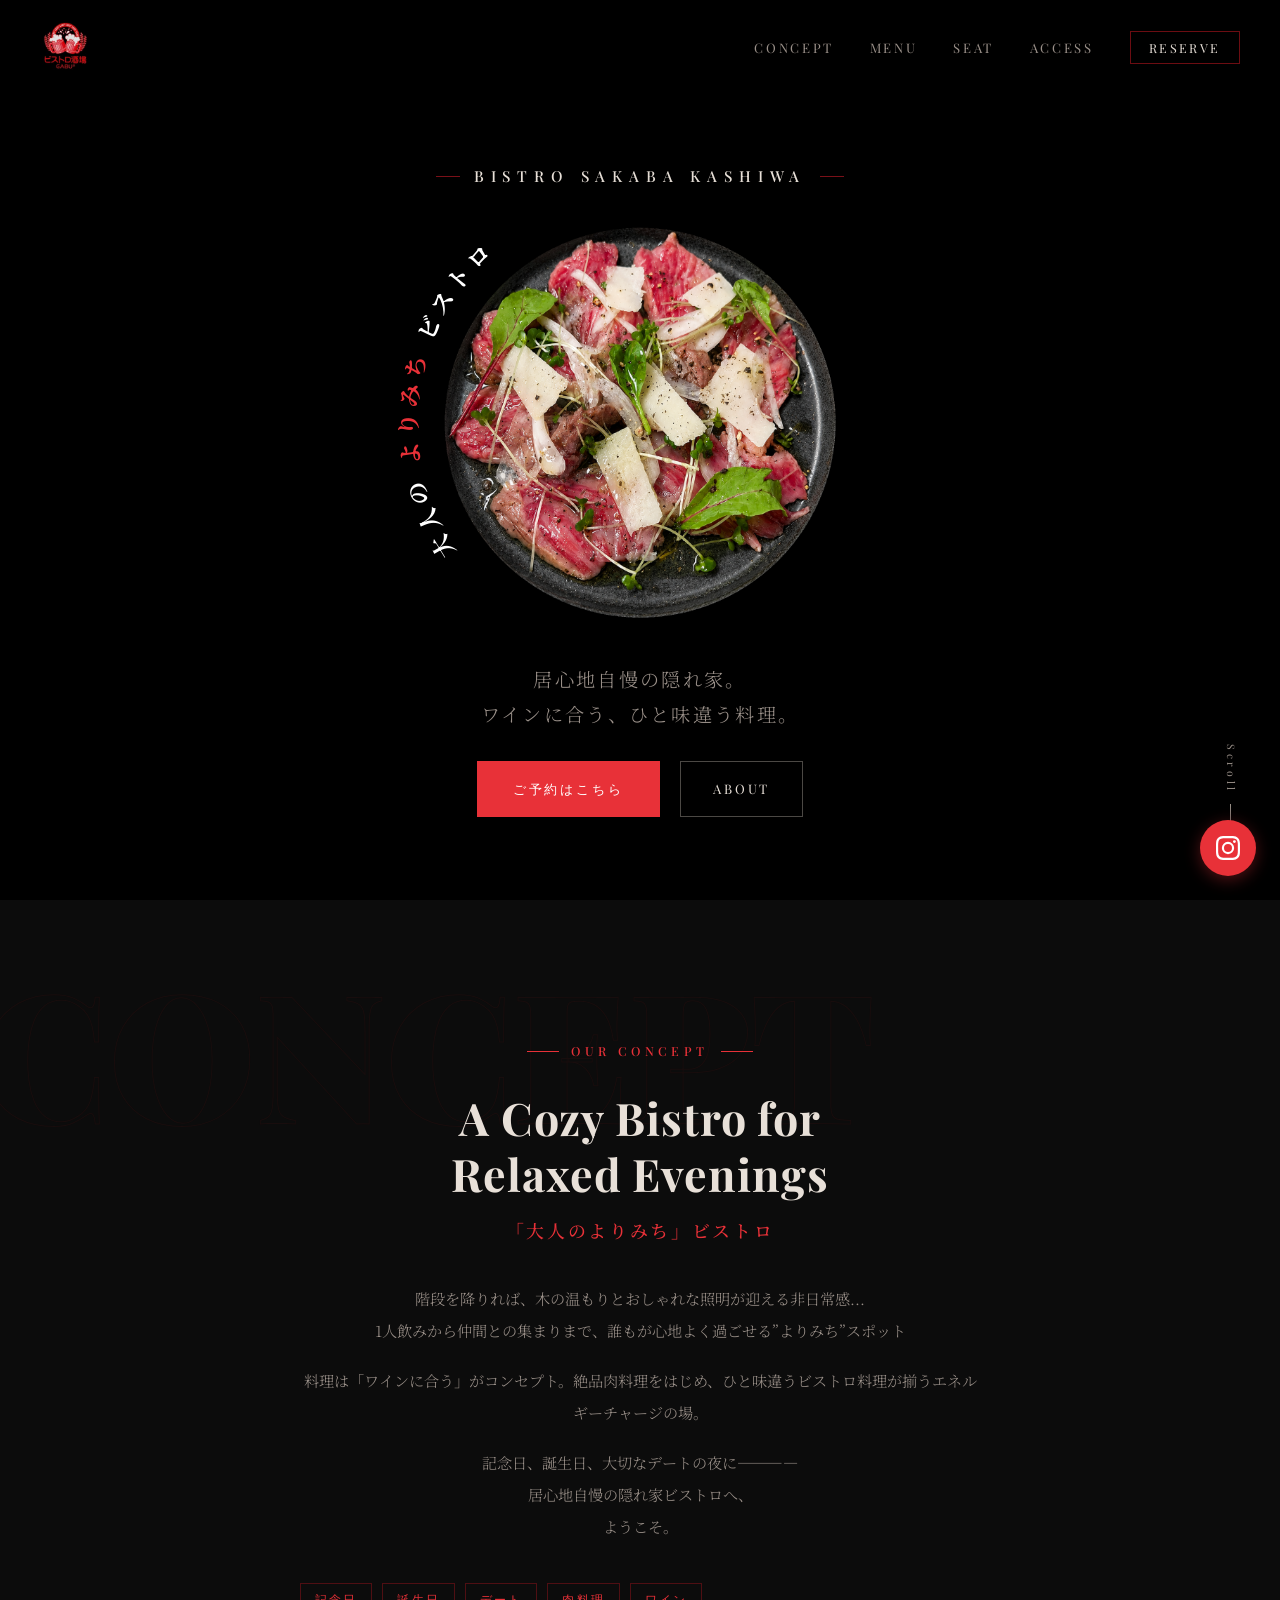
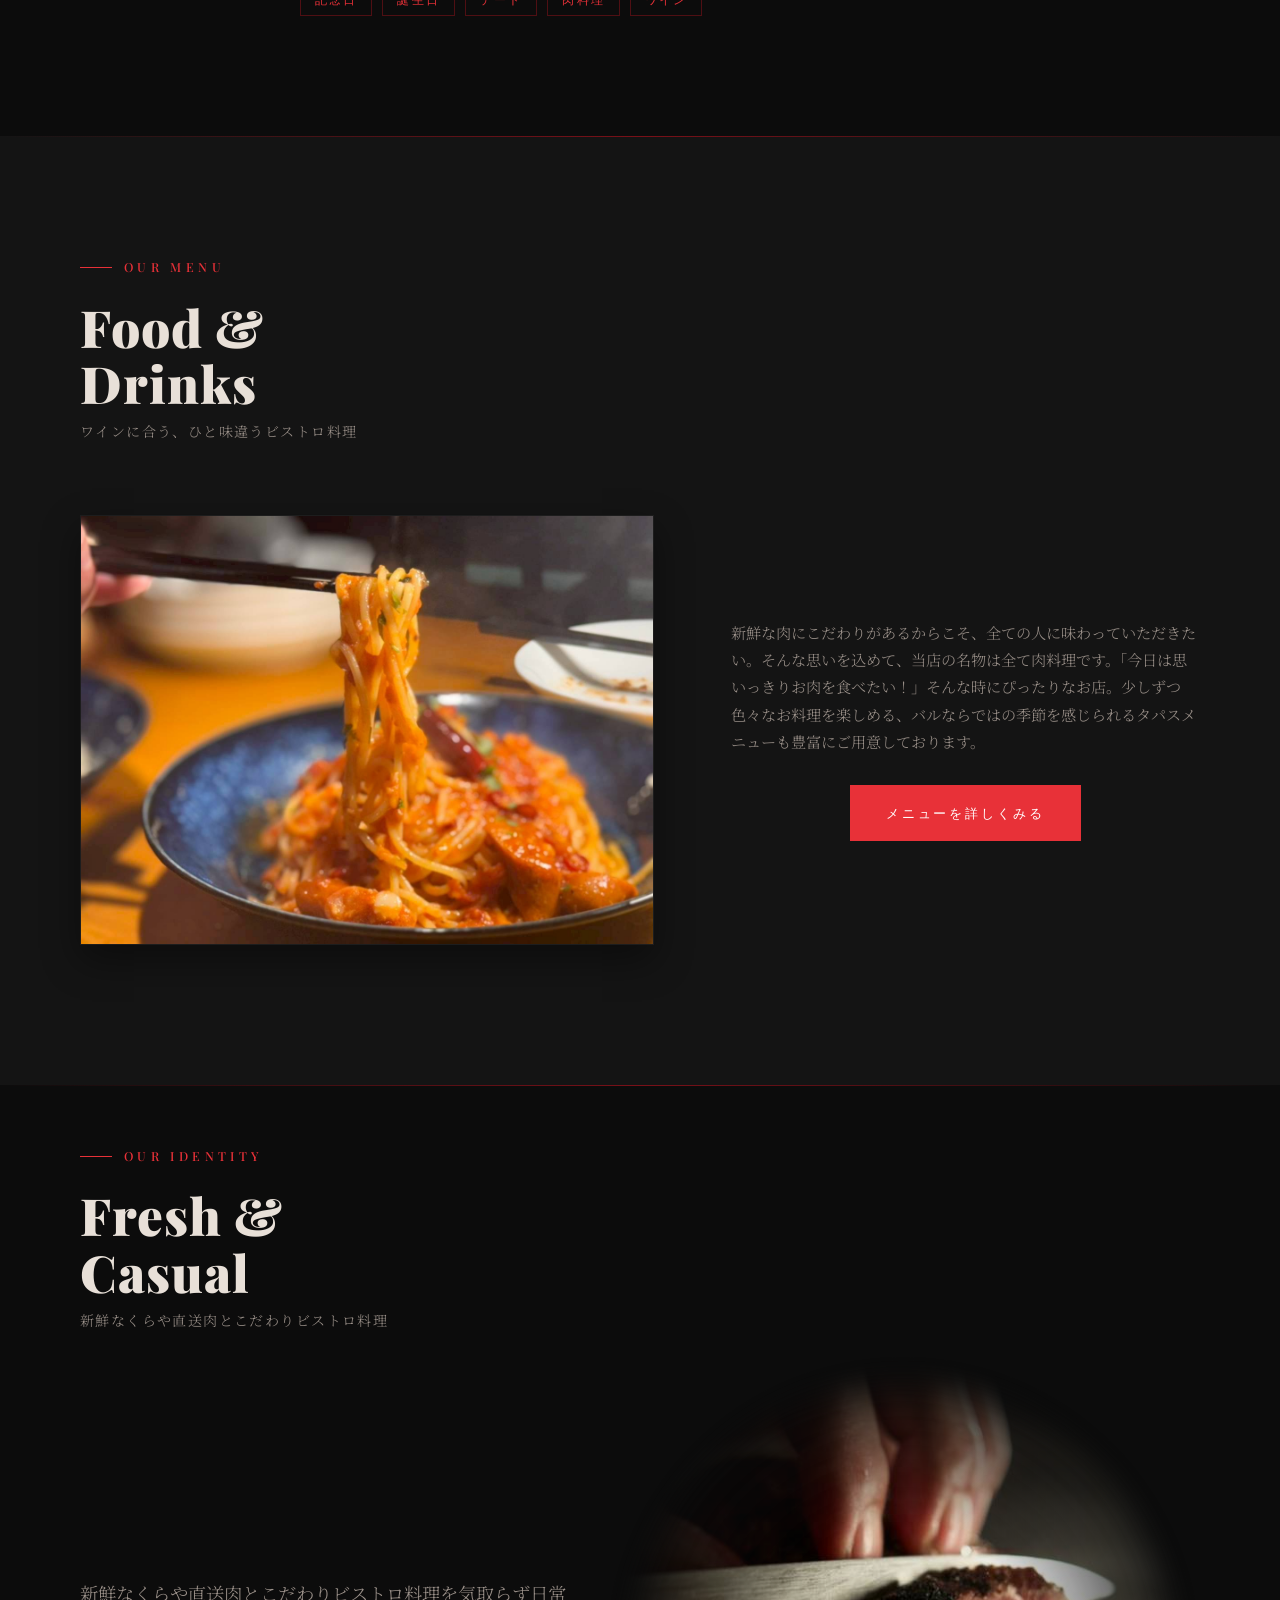
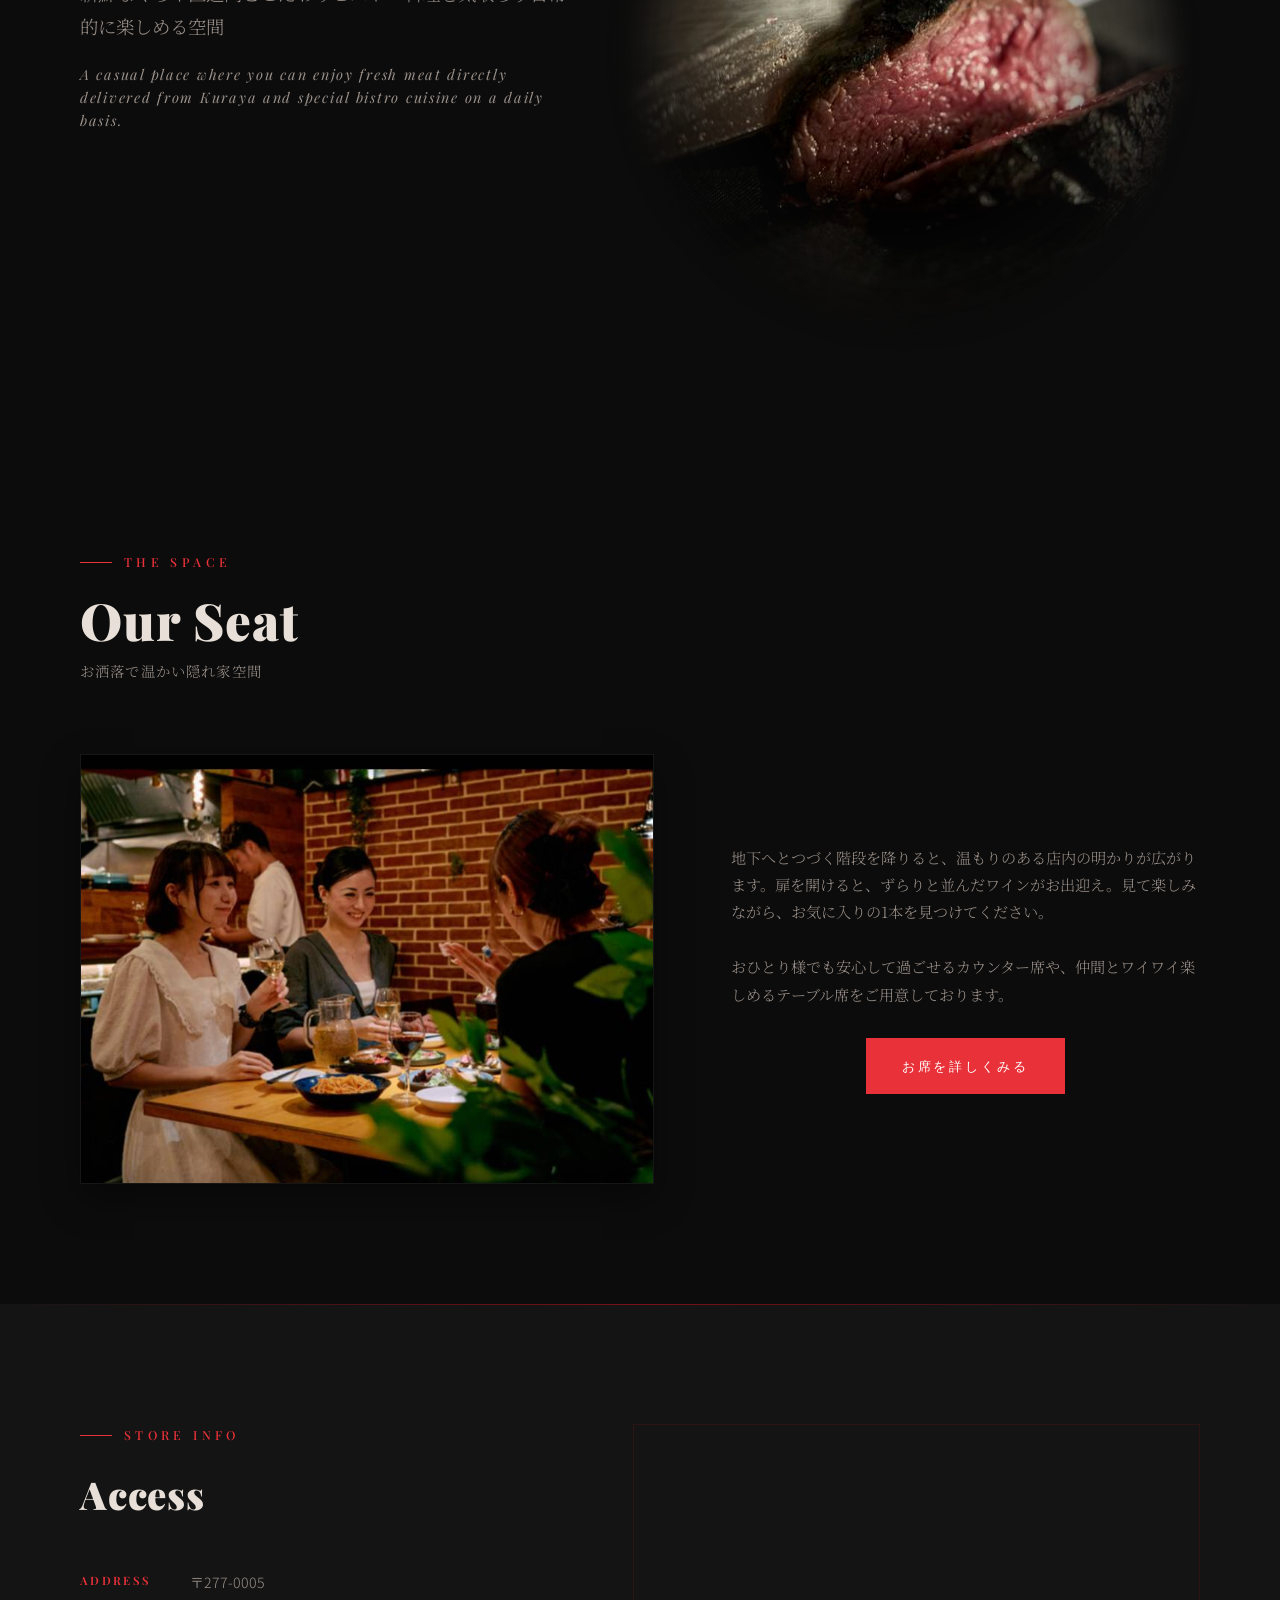
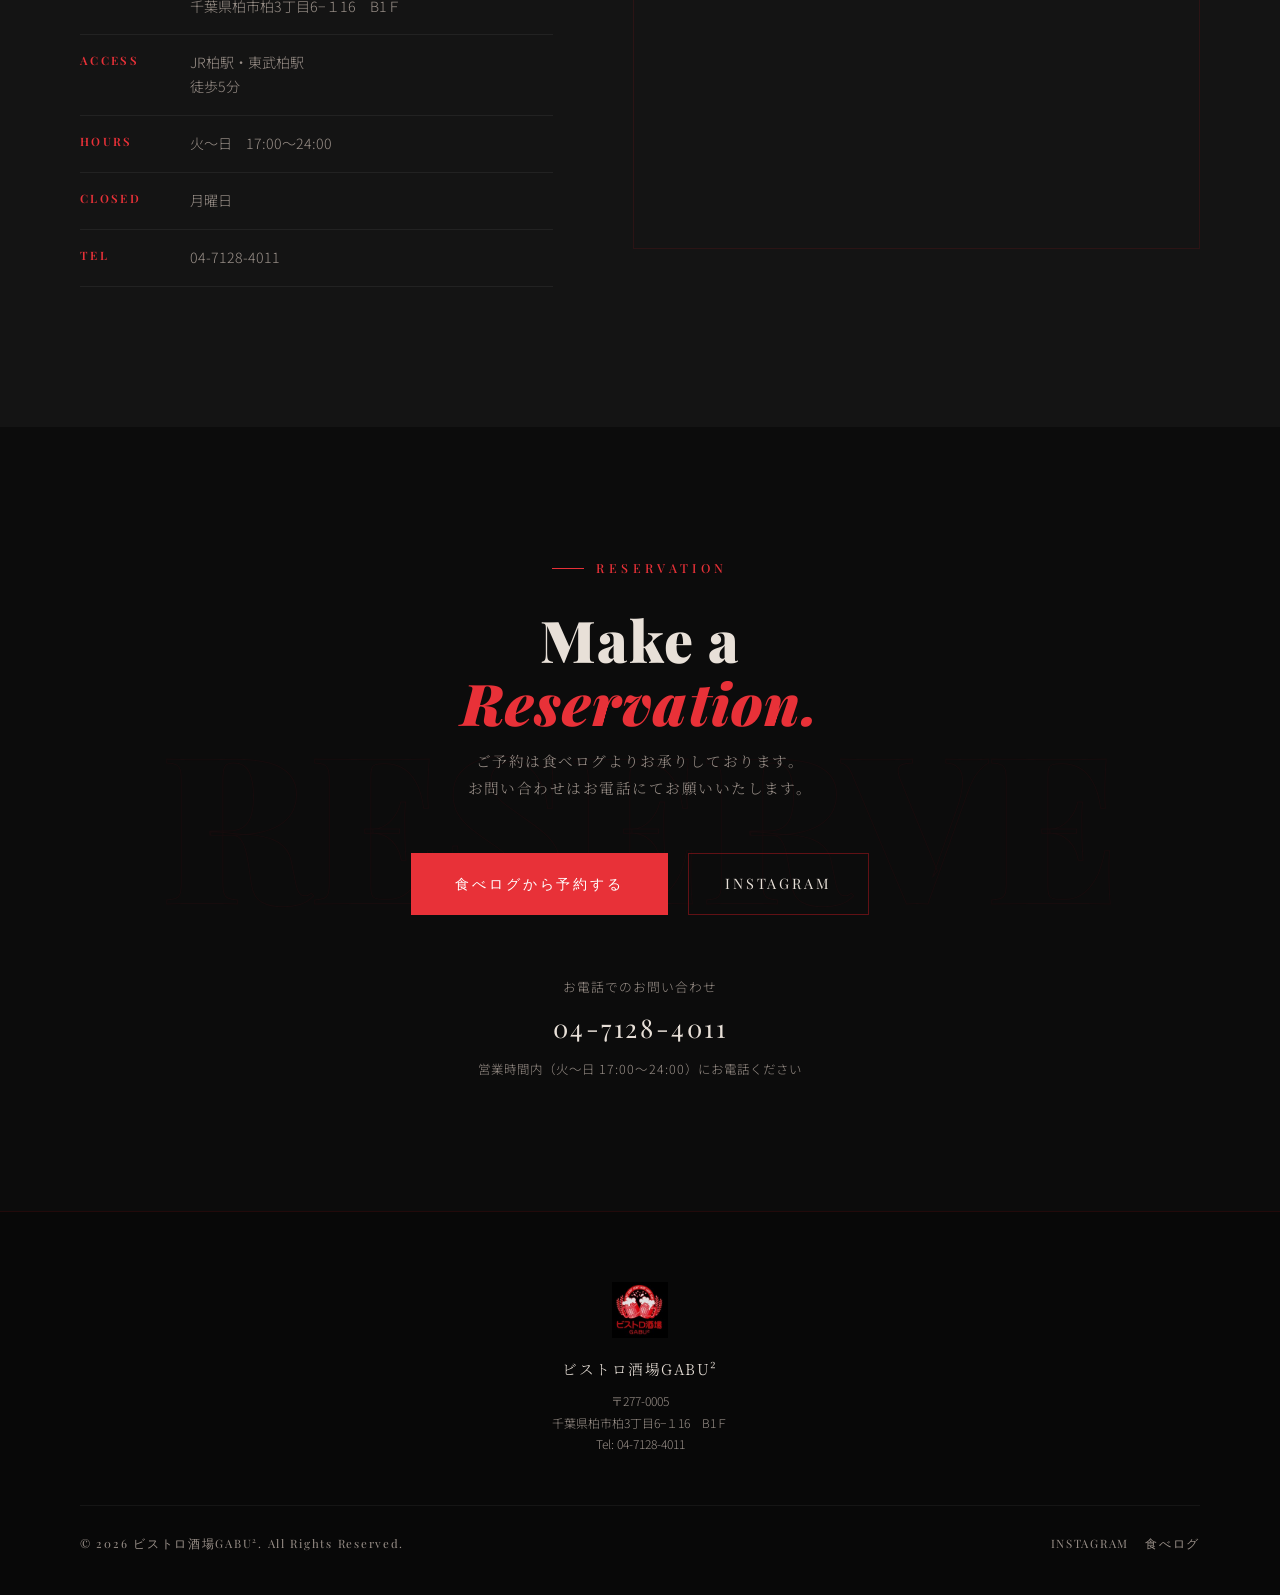
<file: index.html>
<!DOCTYPE html>
<html lang="ja">
<head>
  <meta charset="UTF-8" />
  <meta name="viewport" content="width=device-width, initial-scale=1.0" />
  <meta name="google-site-verification" content="uhAKn6Au5Mc1TK6bCuZXd3MZkEM1Y8wcfe-vqbDqGb8" />
  <title>ビストロ酒場GABU² | 柏駅徒歩5分 大人の隠れ家ビストロ</title>
  <meta name="description" content="柏駅徒歩5分。ワインに合うひと味違うビストロ料理と絶品肉料理が揃う、大人の隠れ家ビストロ居酒屋。記念日・誕生日・デートにも。営業時間：火〜日 17:00〜24:00" />
  <meta name="keywords" content="ビストロ酒場GABU²,柏,ビストロ,居酒屋,肉料理,ワイン,記念日,誕生日,デート,柏駅" />
  <meta property="og:title" content="ビストロ酒場GABU² | 柏駅徒歩5分 大人の隠れ家ビストロ" />
  <meta property="og:description" content="ワインに合う本格ビストロ料理と絶品肉料理。大人のよりみちビストロ。" />
  <meta property="og:type" content="website" />
  <link rel="preconnect" href="https://fonts.googleapis.com" />
  <link rel="preconnect" href="https://fonts.gstatic.com" crossorigin />
  <link rel="stylesheet" href="style.css" />
</head>
<body style="overflow: hidden;">

  <!-- ===============================================
       PRELOADER ANIMATION
  =============================================== -->
  <div id="loader" class="loader">
    <div class="loader-content">
      <div class="loader-logo-wrap">
        <img src="img/ロゴ.jpg" alt="Logo" class="loader-logo" />
        <div class="loader-circle"></div>
      </div>
      <p class="loader-text">Bistro Sakaba GABU²</p>
    </div>
  </div>

  <!-- ===============================================
       HEADER
  =============================================== -->
  <header id="header">
    <a href="#" class="header-logo" aria-label="ビストロ酒場GABU² トップへ">
      <img src="img/ロゴ.jpg" alt="ビストロ酒場GABU² ロゴ" />
    </a>

    <nav aria-label="メインナビゲーション">
      <ul class="nav-list">
        <li><a href="#concept">Concept</a></li>
        <li><a href="#menu">Menu</a></li>
        <li><a href="#seat">Seat</a></li>
        <li><a href="#access">Access</a></li>
        <li>
          <a href="https://tabelog.com/chiba/A1203/A120301/12036281/" 
             target="_blank" rel="noopener noreferrer"
             class="nav-reserve-btn">Reserve</a>
        </li>
      </ul>
    </nav>

    <button class="hamburger" id="hamburger" aria-label="メニューを開く" aria-expanded="false">
      <span></span><span></span><span></span>
    </button>
  </header>

  <!-- Mobile Nav Overlay -->
  <nav class="mobile-nav" id="mobile-nav" aria-label="モバイルナビゲーション">
    <a href="#" class="mobile-nav-link">Home</a>
    <a href="#concept" class="mobile-nav-link">Concept</a>
    <a href="#menu" class="mobile-nav-link">Menu</a>
    <a href="#seat" class="mobile-nav-link">Seat</a>
    <a href="#access" class="mobile-nav-link">Access</a>
    <a href="https://tabelog.com/chiba/A1203/A120301/12036281/"
       target="_blank" rel="noopener noreferrer"
       class="mobile-nav-link">Reserve</a>
  </nav>

  <!-- ===============================================
       HERO
  =============================================== -->
  <section id="hero" aria-label="ヒーローセクション">
    <div class="hero-overlay"></div>
    <div class="hero-line"></div>

    <div class="hero-content-new">
      <p class="hero-eyebrow-new reveal-hero">Bistro Sakaba Kashiwa</p>

      <div class="hero-plate-wrapper reveal-hero">
        <!-- Plate Image -->
        <img src="img/ヒーローセクション_transparent.png" alt="熟成和牛カルパッチョ" class="hero-plate-img" />
        
        <!-- Curved SVG Text Overlay with Padding to Prevent Clipping -->
        <svg class="hero-plate-svg" viewBox="0 0 560 560" aria-hidden="true">
          <path id="text-path" d="M 90 413 A 232 232 0 0 1 444 116" fill="none" stroke="transparent" />
          <text class="curved-text">
            <textPath href="#text-path" startOffset="0%">
              <tspan fill="#ffffff">大人の</tspan>
              <tspan fill="var(--red)">よりみち</tspan>
              <tspan fill="#ffffff">ビストロ</tspan>
            </textPath>
          </text>
        </svg>
      </div>

      <p class="hero-subtitle-new reveal-hero">
        居心地自慢の隠れ家。<br />ワインに合う、ひと味違う料理。
      </p>

      <div class="hero-cta-group reveal-hero" style="margin-top: 30px;">
        <a href="https://tabelog.com/chiba/A1203/A120301/12036281/"
           target="_blank" rel="noopener noreferrer"
           class="btn-primary"
           id="hero-reserve-btn">ご予約はこちら</a>
        <a href="#concept" class="btn-ghost" id="hero-concept-btn">About</a>
      </div>
    </div>

    <div class="hero-scroll" aria-hidden="true">
      <span class="hero-scroll-text">Scroll</span>
      <div class="hero-scroll-line"></div>
    </div>
  </section>

  <!-- ===============================================
       CONCEPT
  =============================================== -->
  <section id="concept" aria-labelledby="concept-heading">
    <div class="container">
      <div class="concept-inner">

        <!-- テキストエリア -->
        <div class="concept-text reveal">
          <p class="section-label" aria-hidden="true">Our Concept</p>

          <h2 id="concept-heading" class="concept-title en-heading">
            A Cozy Bistro for<br />Relaxed Evenings
          </h2>
          <span class="concept-title-jp">「大人のよりみち」ビストロ</span>

          <div class="concept-body jp-serif">
            <p>
              階段を降りれば、木の温もりとおしゃれな照明が迎える非日常感...<br />
              1人飲みから仲間との集まりまで、誰もが心地よく過ごせる”よりみち”スポット
            </p>
            <p>
              料理は「ワインに合う」がコンセプト。絶品肉料理をはじめ、ひと味違うビストロ料理が揃うエネルギーチャージの場。
            </p>
            <p>
              記念日、誕生日、大切なデートの夜に――――<br />
              居心地自慢の隠れ家ビストロへ、<br />
              ようこそ。
            </p>
          </div>

          <div class="concept-tags">
            <span class="concept-tag">記念日</span>
            <span class="concept-tag">誕生日</span>
            <span class="concept-tag">デート</span>
            <span class="concept-tag">肉料理</span>
            <span class="concept-tag">ワイン</span>
          </div>
        </div>

      </div>
    </div>
  </section>

  <!-- ===============================================
       MENU (FOOD & DRINKS)
  =============================================== -->
  <section id="menu" aria-labelledby="menu-heading">
    <div class="container">

      <div class="menu-header">
        <div class="menu-header-left reveal">
          <p class="section-label" aria-hidden="true">Our Menu</p>
          <h2 id="menu-heading" class="menu-header-title en-heading">
            Food &amp;<br />Drinks
          </h2>
          <p class="menu-header-sub jp-serif">ワインに合う、ひと味違うビストロ料理</p>
        </div>
      </div>

      <div class="menu-presentation-grid">
        <div class="menu-presentation-img-col reveal-left">
          <div class="menu-presentation-img-wrap">
            <img src="img/アラビアータ.jpg" alt="アラビアータ" class="menu-pres-img" />
          </div>
        </div>
        <div class="menu-presentation-content reveal-right">
          <p class="menu-pres-text jp-serif">
            新鮮な肉にこだわりがあるからこそ、全ての人に味わっていただきたい。そんな思いを込めて、当店の名物は全て肉料理です。「今日は思いっきりお肉を食べたい！」そんな時にぴったりなお店。少しずつ色々なお料理を楽しめる、バルならではの季節を感じられるタパスメニューも豊富にご用意しております。
          </p>
          <div class="menu-details-cta">
            <a href="menu.html" class="btn-primary" id="menu-details-btn">メニューを詳しくみる</a>
          </div>
        </div>
      </div>

    </div>
  </section>

  <!-- ===============================================
       COURSE
  =============================================== -->
  <section id="index-about" aria-labelledby="index-about-heading">
    <div class="container">

      <!-- About Header -->
      <div class="menu-header reveal">
        <div class="menu-header-left">
          <p class="section-label" aria-hidden="true">Our Identity</p>
          <h2 id="index-about-heading" class="menu-header-title en-heading">Fresh &amp;<br />Casual</h2>
          <p class="menu-header-sub jp-serif">新鮮なくらや直送肉とこだわりビストロ料理</p>
        </div>
      </div>

      <div class="menu-presentation-grid reverse">
        <!-- Image first in HTML to display on top in mobile -->
        <div class="menu-presentation-img-col reveal-right">
          <div class="menu-presentation-img-wrap blend">
            <img src="img/①.jpg" alt="新鮮なくらや直送肉とこだわりビストロ料理" class="menu-pres-img-blend" />
          </div>
        </div>
        <div class="menu-presentation-content reveal-left">
          <p class="index-about-text jp-serif">
            新鮮なくらや直送肉とこだわりビストロ料理を気取らず日常的に楽しめる空間
          </p>
          <p class="menu-pres-text en-sub" style="font-size: 0.9rem; line-height: 1.6; color: var(--cream-dim); margin-bottom: 0;">
            A casual place where you can enjoy fresh meat directly delivered from Kuraya and special bistro cuisine on a daily basis.
          </p>
        </div>
      </div>

    </div>
  </section>

  <!-- ===============================================
       SEAT
  =============================================== -->
  <section id="seat" aria-labelledby="seat-heading">
    <div class="container">

      <!-- Seat Header -->
      <div class="menu-header reveal">
        <div class="menu-header-left">
          <p class="section-label" aria-hidden="true">The Space</p>
          <h2 id="seat-heading" class="seat-header-title en-heading">Our Seat</h2>
          <p class="seat-header-sub jp-serif">お洒落で温かい隠れ家空間</p>
        </div>
      </div>

      <div class="menu-presentation-grid">
        <div class="menu-presentation-img-col reveal-left">
          <div class="menu-presentation-img-wrap">
            <img src="img/テーブルA.jpg" alt="テーブル席 A" class="menu-pres-img" />
          </div>
        </div>
        <div class="menu-presentation-content reveal-right">
          <p class="menu-pres-text jp-serif">
            地下へとつづく階段を降りると、温もりのある店内の明かりが広がります。扉を開けると、ずらりと並んだワインがお出迎え。見て楽しみながら、お気に入りの1本を見つけてください。<br><br>おひとり様でも安心して過ごせるカウンター席や、仲間とワイワイ楽しめるテーブル席をご用意しております。
          </p>
          <div class="menu-details-cta">
            <a href="seat.html" class="btn-primary" id="seat-details-btn">お席を詳しくみる</a>
          </div>
        </div>
      </div>

    </div>
  </section>

  <!-- ===============================================
       ACCESS
  =============================================== -->
  <section id="access" aria-labelledby="access-heading">
    <div class="container">
      <div class="access-inner">

        <!-- 店舗情報 -->
        <div class="access-info reveal-left">
          <p class="section-label" aria-hidden="true">Store Info</p>
          <h2 id="access-heading" class="access-info-title en-heading">Access</h2>

          <table class="info-table" role="table" aria-label="店舗情報">
            <tbody>
              <tr>
                <th scope="row">Address</th>
                <td>〒277-0005<br />千葉県柏市柏3丁目6−１16　B1Ｆ</td>
              </tr>
              <tr>
                <th scope="row">Access</th>
                <td>JR柏駅・東武柏駅<br />徒歩5分</td>
              </tr>
              <tr>
                <th scope="row">Hours</th>
                <td>火〜日　17:00〜24:00</td>
              </tr>
              <tr>
                <th scope="row">Closed</th>
                <td>月曜日</td>
              </tr>
              <tr>
                <th scope="row">Tel</th>
                <td><a href="tel:0471284011" style="color: inherit; text-decoration: none;">04-7128-4011</a></td>
              </tr>
            </tbody>
          </table>
        </div>

        <!-- Google Map -->
        <div class="access-map reveal-right">
          <div class="map-container" role="region" aria-label="Googleマップ">
            <iframe
              src="https://maps.google.com/maps?q=%E3%83%93%E3%82%B9%E3%83%88%E3%83%AD%E9%85%92%E5%A0%B4GABU2&output=embed&hl=ja&z=16"
              title="ビストロ酒場GABU² 地図"
              allowfullscreen
              loading="lazy"
              referrerpolicy="no-referrer-when-downgrade">
            </iframe>
          </div>
        </div>

      </div>
    </div>
  </section>

  <!-- ===============================================
       RESERVE
  =============================================== -->
  <section id="reserve" aria-labelledby="reserve-heading">
    <div class="container">

      <div class="reserve-label reveal">
        <p class="section-label" aria-hidden="true">Reservation</p>
      </div>

      <h2 id="reserve-heading" class="reserve-title en-heading reveal">
        Make a<br /><em>Reservation.</em>
      </h2>

      <p class="reserve-sub jp-serif reveal">
        ご予約は食べログよりお承りしております。<br />
        お問い合わせはお電話にてお願いいたします。
      </p>

      <div class="reserve-btns reveal">
        <a href="https://tabelog.com/chiba/A1203/A120301/12036281/"
           target="_blank" rel="noopener noreferrer"
           class="btn-tabelog"
           id="reserve-tabelog-btn">
          食べログから予約する
        </a>
        <a href="https://www.instagram.com/_gabu2/"
           target="_blank" rel="noopener noreferrer"
           class="btn-instagram"
           id="reserve-instagram-btn">
          Instagram
        </a>
      </div>

      <div class="reserve-contact reveal">
        <p>お電話でのお問い合わせ</p>
        <a href="tel:0471284011" class="reserve-tel" id="reserve-tel-link">04-7128-4011</a>
        <p style="margin-top:8px; font-size:0.78rem;">営業時間内（火〜日 17:00〜24:00）にお電話ください</p>
      </div>

    </div>
  </section>

  <!-- ===============================================
       FOOTER
  =============================================== -->
  <footer id="footer" role="contentinfo">
    <div class="container">
      <div class="footer-inner">

        <!-- ブランド -->
        <div class="footer-brand">
          <img src="img/ロゴ.jpg" alt="ビストロ酒場GABU²" />
          <p class="footer-brand-name">ビストロ酒場GABU²</p>
          <p class="footer-brand-addr">
            〒277-0005<br />
            千葉県柏市柏3丁目6−１16　B1Ｆ<br />
            Tel: 04-7128-4011
          </p>
        </div>

      </div>

      <div class="footer-bottom">
        <p class="footer-copy">
          &copy; <span id="year"></span> ビストロ酒場GABU². All Rights Reserved.
        </p>
        <div class="footer-sns">
          <a href="https://www.instagram.com/_gabu2/"
             target="_blank" rel="noopener noreferrer"
             id="footer-instagram-link">Instagram</a>
          <a href="https://tabelog.com/chiba/A1203/A120301/12036281/"
             target="_blank" rel="noopener noreferrer"
             id="footer-tabelog-link">食べログ</a>
        </div>
      </div>
    </div>
  </footer>

  <!-- ===============================================
       FLOATING INSTAGRAM BUTTON
  =============================================== -->
  <a href="https://www.instagram.com/_gabu2/"
     target="_blank" rel="noopener noreferrer"
     class="floating-instagram"
     aria-label="Instagram">
    <svg viewBox="0 0 24 24" width="24" height="24" fill="currentColor">
      <path d="M12 2.163c3.204 0 3.584.012 4.85.07 3.252.148 4.771 1.691 4.919 4.919.058 1.265.069 1.645.069 4.849 0 3.205-.012 3.584-.069 4.849-.149 3.225-1.664 4.771-4.919 4.919-1.266.058-1.644.07-4.85.07-3.204 0-3.584-.012-4.849-.07-3.26-.149-4.771-1.699-4.919-4.92-.058-1.265-.07-1.644-.07-4.849 0-3.204.013-3.583.07-4.849.149-3.227 1.664-4.771 4.919-4.919 1.266-.057 1.645-.069 4.849-.069zM12 0C8.741 0 8.333.014 7.053.072 2.695.272.273 2.69.073 7.051.014 8.333 0 8.741 0 12c0 3.259.014 3.668.072 4.948.2 4.358 2.618 6.78 6.98 6.98 1.281.058 1.689.072 4.948.072 3.259 0 3.668-.014 4.948-.072 4.354-.2 6.782-2.618 6.979-6.98.059-1.28.073-1.689.073-4.948 0-3.259-.014-3.667-.072-4.947-.196-4.354-2.617-6.78-6.979-6.98C15.668.014 15.259 0 12 0zm0 5.838a6.162 6.162 0 1 0 0 12.324 6.162 6.162 0 0 0 0-12.324zM12 16a4 4 0 1 1 0-8 4 4 0 0 1 0 8zm6.406-11.845a1.44 1.44 0 1 0 0 2.881 1.44 1.44 0 0 0 0-2.881z"/>
    </svg>
  </a>

  <!-- ===============================================
       JAVASCRIPT
  =============================================== -->
  <script>
    // ── オープニングアニメーション ───────────
    window.addEventListener('DOMContentLoaded', () => {
      const loader = document.getElementById('loader');
      const loaderContent = document.querySelector('.loader-content');

      const hasSkipParam = window.location.search.includes('skip_animation=true');
      const hasVisited = sessionStorage.getItem('visited_gabu2');
      // クエリパラメータがあるか、すでに同一セッションで訪問済みの場合はスキップ
      const skipAnimation = hasSkipParam || hasVisited;

      if (skipAnimation) {
        // アニメーションをスキップして即表示
        loader.style.display = 'none';
        document.body.style.overflow = '';

        const heroPh = document.querySelector('.hero-ph');
        if (heroPh) {
          heroPh.style.transition = 'none';
          heroPh.classList.add('zoomed-out');
        }

        const heroReveals = document.querySelectorAll('.reveal-hero');
        heroReveals.forEach(el => {
          el.style.transition = 'none';
          el.classList.add('visible');
        });
      } else {
        // セッション内初回訪問フラグを設定
        sessionStorage.setItem('visited_gabu2', 'true');

        // 通常のオープニングアニメーション
        // 2.2秒後にロゴとテキストをフェードアウト
        setTimeout(() => {
          loaderContent.style.transition = 'opacity 0.8s ease, transform 0.8s ease';
          loaderContent.style.opacity = '0';
          loaderContent.style.transform = 'translateY(-20px)';
        }, 2200);

        // 2.9秒後にカーテンをスライドアップ
        setTimeout(() => {
          loader.classList.add('loaded');
          document.body.style.overflow = '';
          
          // 背景ズームアウトを開始
          const heroPh = document.querySelector('.hero-ph');
          if (heroPh) heroPh.classList.add('zoomed-out');

          // ヒーローテキストを時間差で表示
          const heroReveals = document.querySelectorAll('.reveal-hero');
          heroReveals.forEach(el => el.classList.add('visible'));
        }, 2900);
      }
    });

    // ── 年表示 ──────────────────────────────
    document.getElementById('year').textContent = new Date().getFullYear();

    // ── ヘッダー スクロール変化 ─────────────
    const header = document.getElementById('header');
    window.addEventListener('scroll', () => {
      header.classList.toggle('scrolled', window.scrollY > 60);
    }, { passive: true });

    // ── ハンバーガーメニュー ────────────────
    const hamburger = document.getElementById('hamburger');
    const mobileNav = document.getElementById('mobile-nav');
    const mobileLinks = mobileNav.querySelectorAll('.mobile-nav-link');

    hamburger.addEventListener('click', () => {
      const isOpen = hamburger.classList.toggle('open');
      mobileNav.classList.toggle('open', isOpen);
      hamburger.setAttribute('aria-expanded', isOpen);
      document.body.style.overflow = isOpen ? 'hidden' : '';
    });

    mobileLinks.forEach(link => {
      link.addEventListener('click', () => {
        hamburger.classList.remove('open');
        mobileNav.classList.remove('open');
        hamburger.setAttribute('aria-expanded', 'false');
        document.body.style.overflow = '';
      });
    });

    // ── スクロールアニメーション ────────────
    const revealEls = document.querySelectorAll('.reveal, .reveal-left, .reveal-right');

    const observer = new IntersectionObserver((entries) => {
      entries.forEach(entry => {
        if (entry.isIntersecting) {
          // 遅延を少しずつずらす
          const siblings = Array.from(entry.target.parentElement.querySelectorAll('.reveal, .reveal-left, .reveal-right'));
          const idx = siblings.indexOf(entry.target);
          entry.target.style.transitionDelay = `${idx * 0.08}s`;
          entry.target.classList.add('visible');
          observer.unobserve(entry.target);
        }
      });
    }, {
      threshold: 0.12,
      rootMargin: '0px 0px -40px 0px'
    });

    revealEls.forEach(el => observer.observe(el));
  </script>

</body>
</html>
</file>
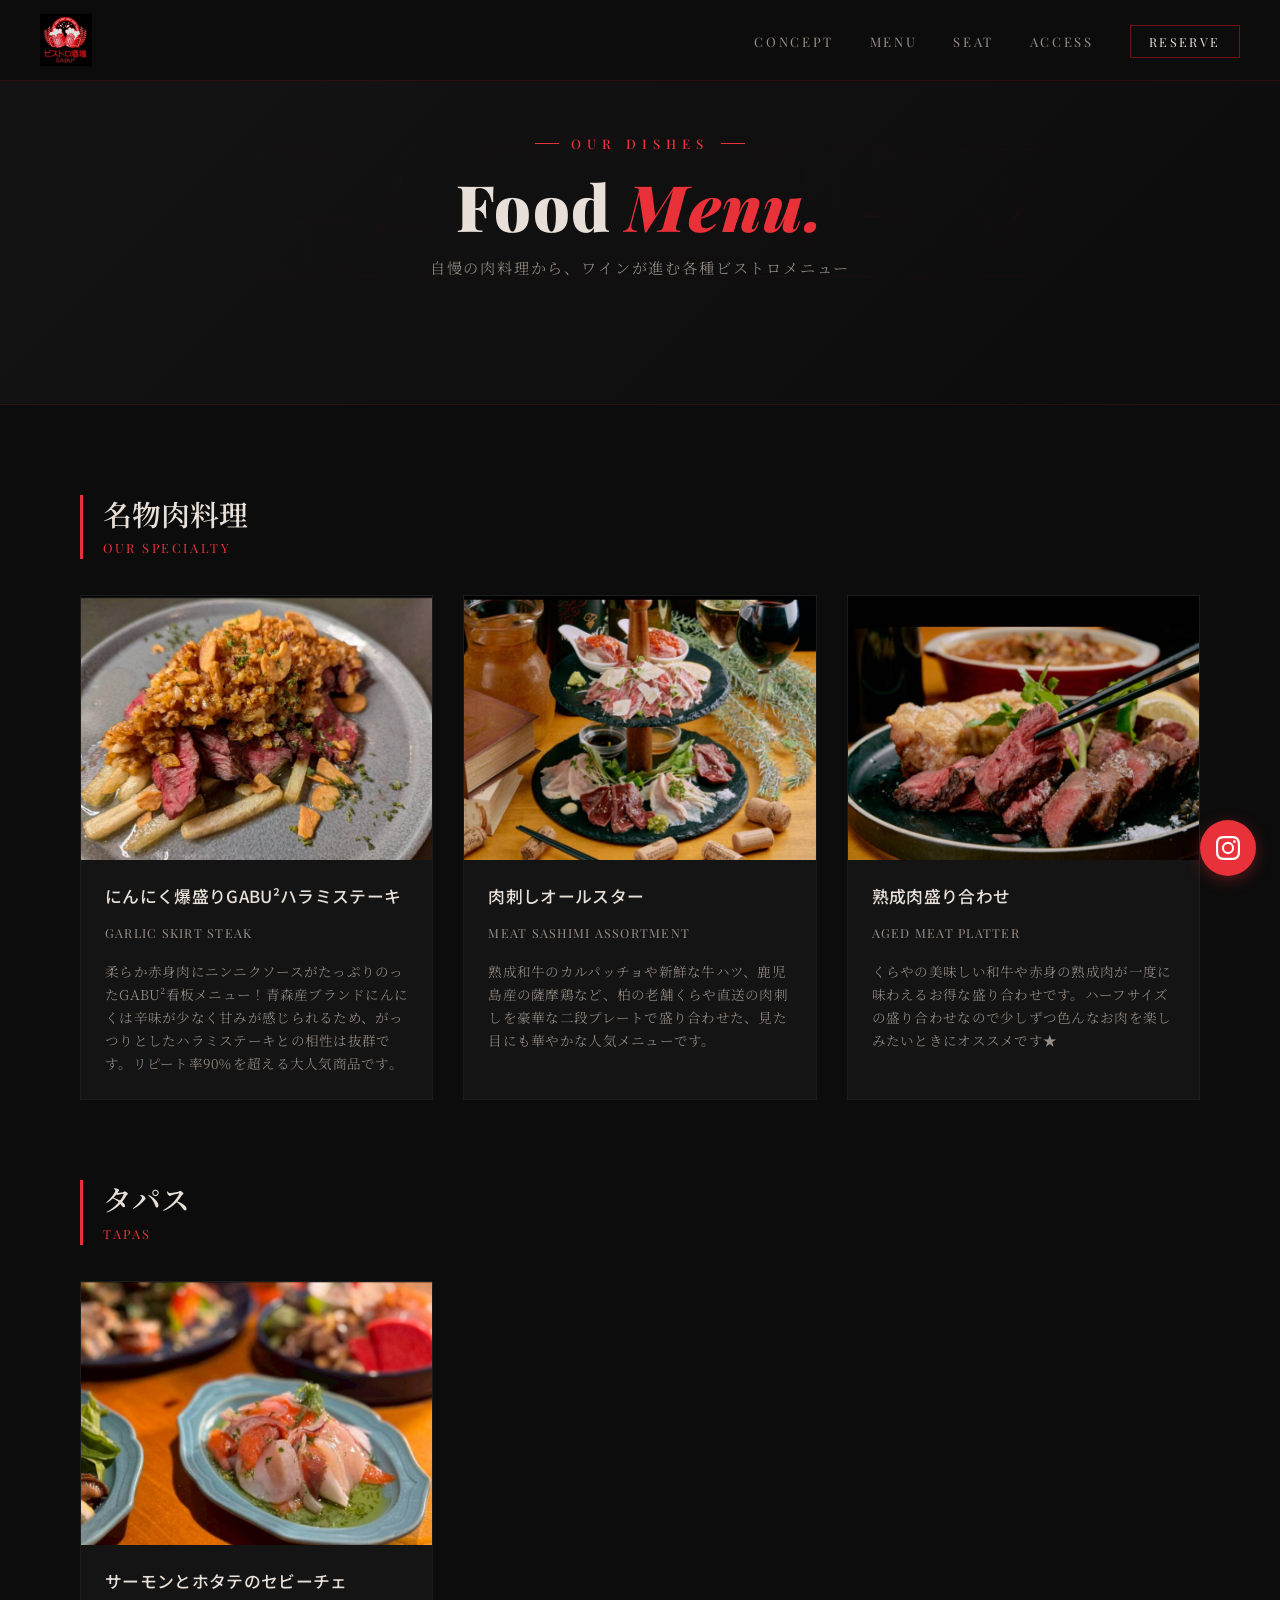
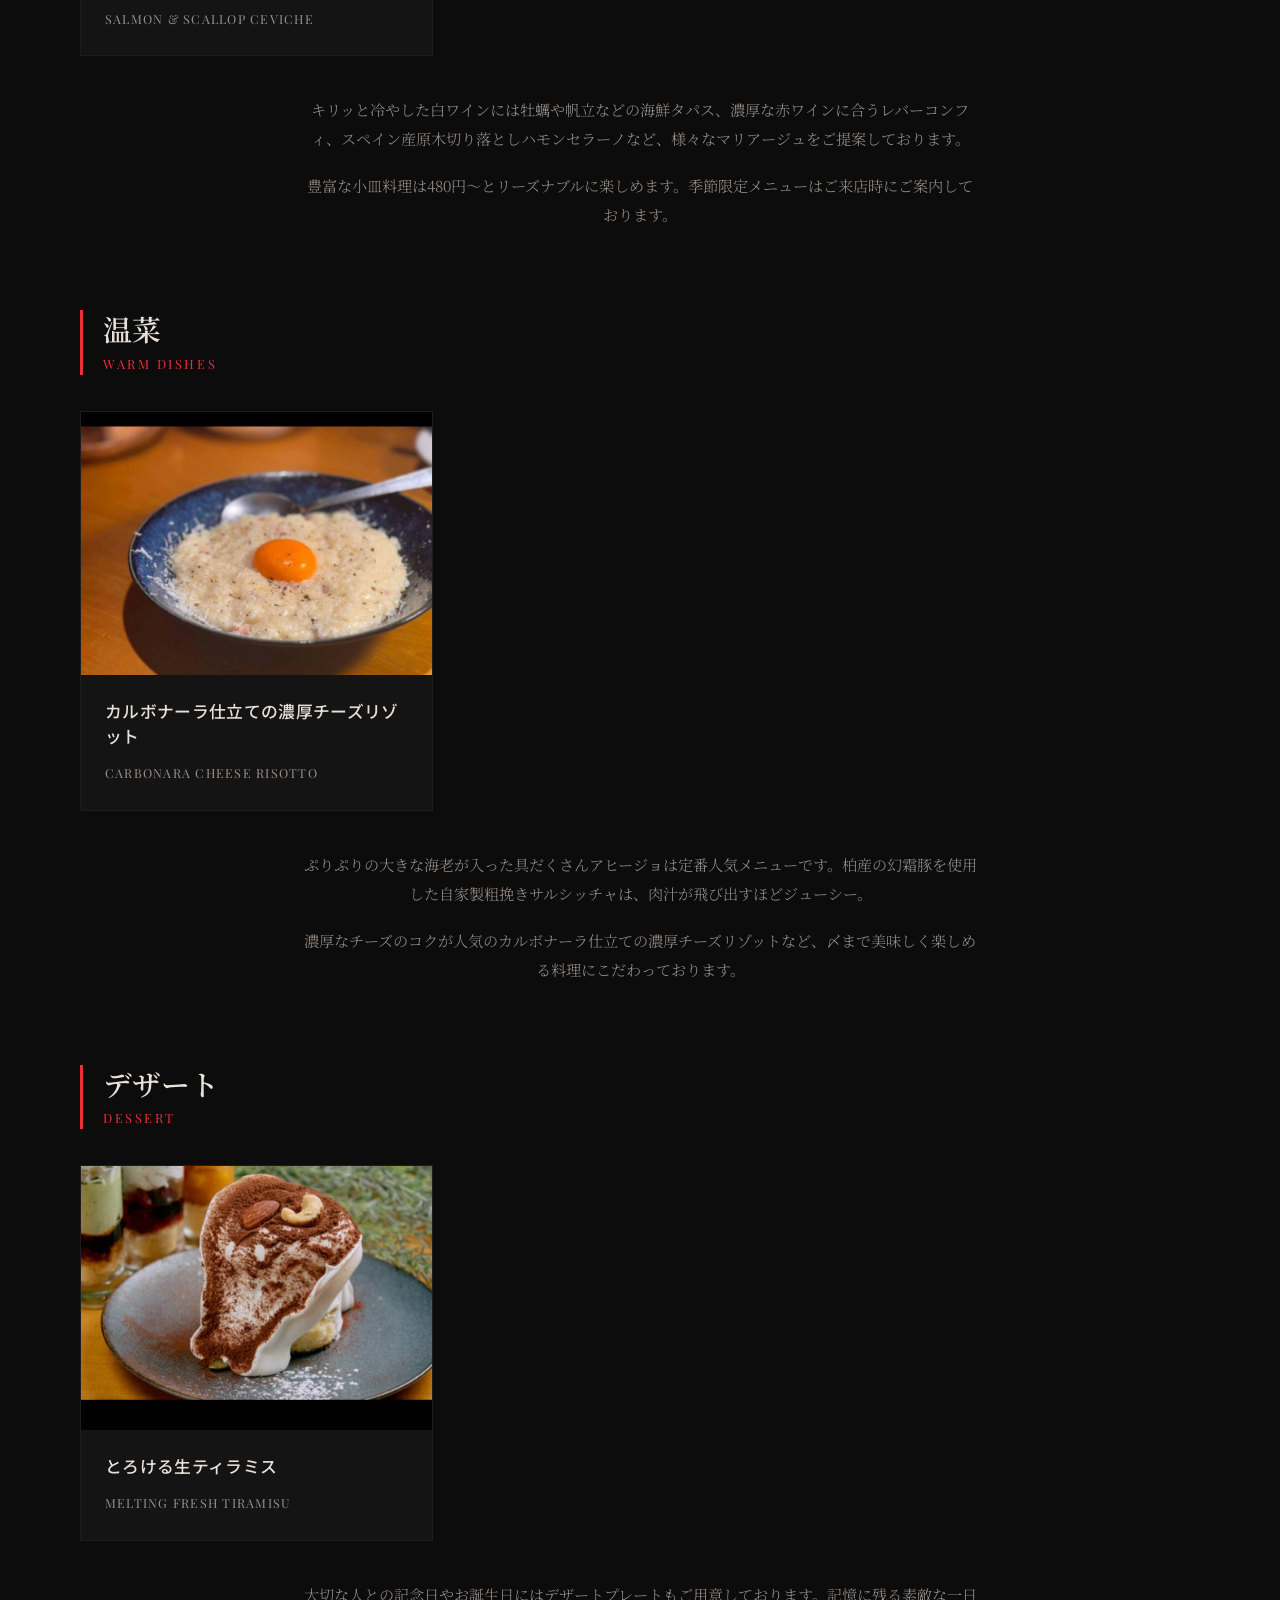
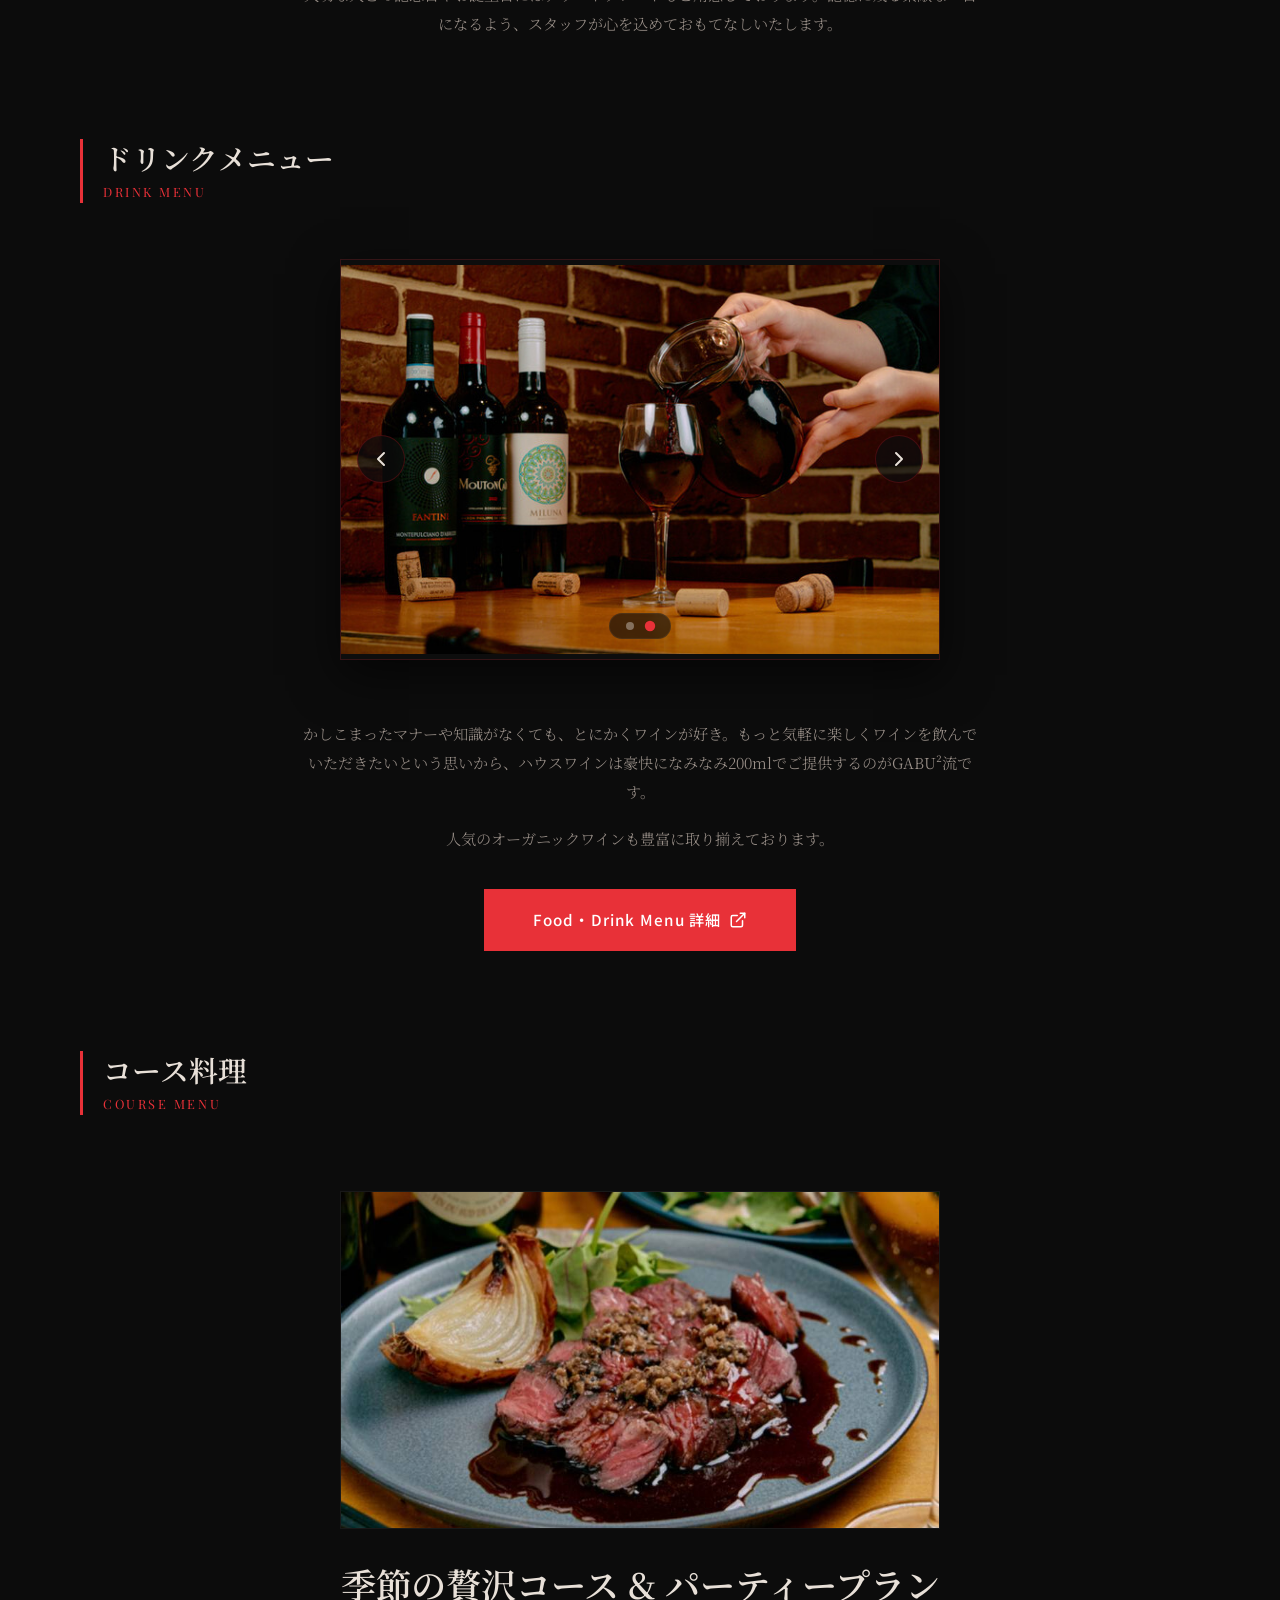
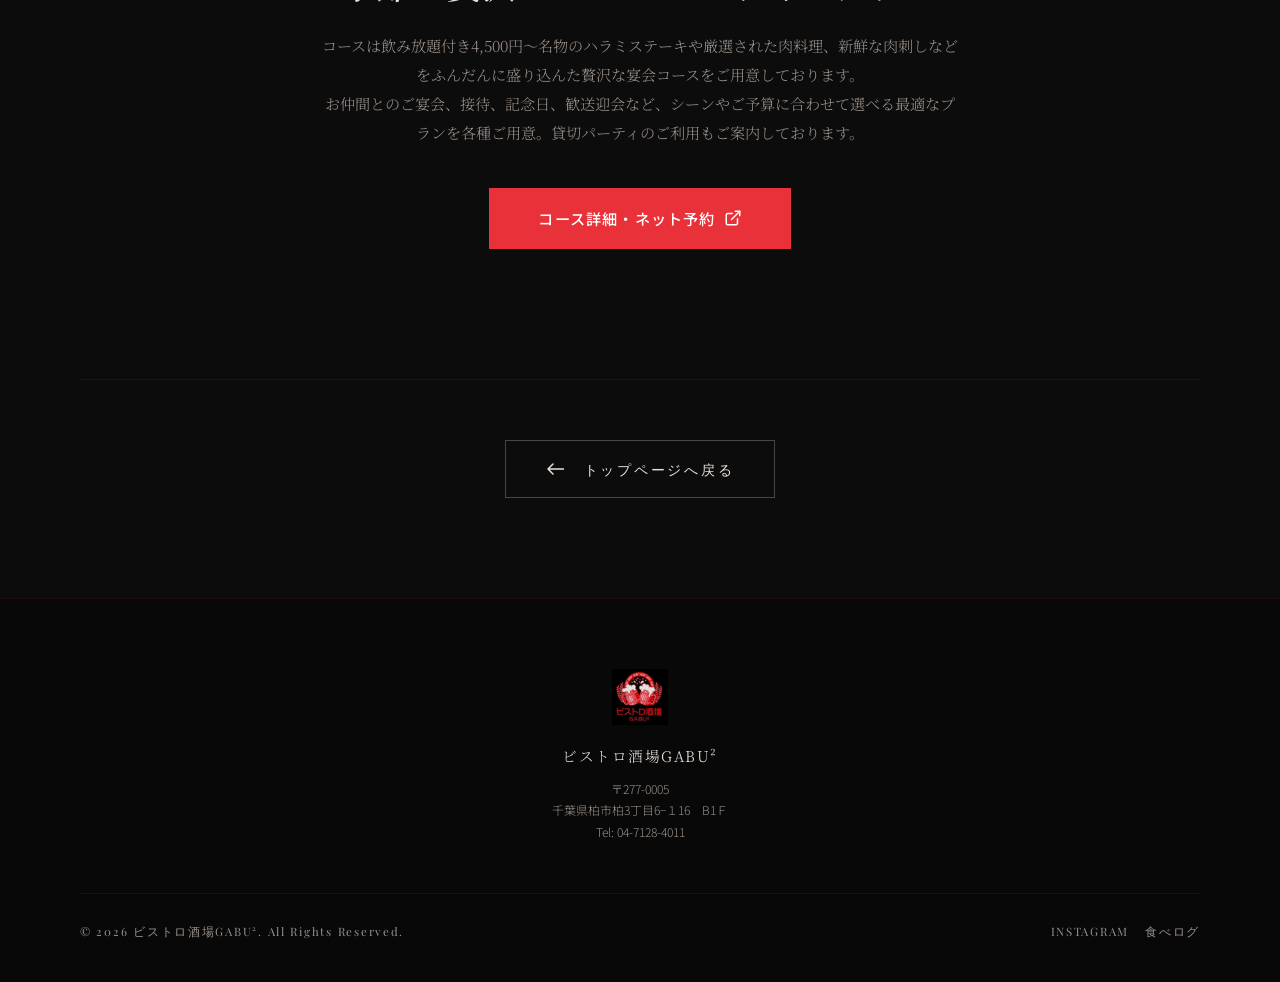
<file: menu.html>
<!DOCTYPE html>
<html lang="ja">
<head>
  <meta charset="UTF-8" />
  <meta name="viewport" content="width=device-width, initial-scale=1.0" />
  <meta name="google-site-verification" content="uhAKn6Au5Mc1TK6bCuZXd3MZkEM1Y8wcfe-vqbDqGb8" />
  <title>メニュー一覧 | ビストロ酒場GABU²</title>
  <meta name="description" content="ビストロ酒場GABU²自慢のフードメニュー。名物ハラミステーキや肉刺し、ワインに合うタパスからデザートまで豊富にご用意しております。" />
  <meta name="keywords" content="ビストロ酒場GABU²,メニュー,柏,ビストロ,肉料理,ステーキ,ワイン,居酒屋" />
  <meta property="og:title" content="メニュー一覧 | ビストロ酒場GABU²" />
  <meta property="og:description" content="名物のハラミステーキや厳選された肉料理、ワインに合うタパスをご紹介。" />
  <meta property="og:type" content="article" />
  <link rel="preconnect" href="https://fonts.googleapis.com" />
  <link rel="preconnect" href="https://fonts.gstatic.com" crossorigin />
  <link rel="stylesheet" href="style.css" />
</head>
<body>

  <!-- ===============================================
       HEADER
  =============================================== -->
  <header id="header" class="scrolled">
    <a href="index.html" class="header-logo" aria-label="ビストロ酒場GABU² トップへ">
      <img src="img/ロゴ.jpg" alt="ビストロ酒場GABU² ロゴ" />
    </a>

    <nav aria-label="メインナビゲーション">
      <ul class="nav-list">
        <li><a href="index.html#concept">Concept</a></li>
        <li><a href="index.html#menu">Menu</a></li>
        <li><a href="index.html#seat">Seat</a></li>
        <li><a href="index.html#access">Access</a></li>
        <li>
          <a href="https://tabelog.com/chiba/A1203/A120301/12036281/" 
             target="_blank" rel="noopener noreferrer"
             class="nav-reserve-btn">Reserve</a>
        </li>
      </ul>
    </nav>

    <button class="hamburger" id="hamburger" aria-label="メニューを開く" aria-expanded="false">
      <span></span><span></span><span></span>
    </button>
  </header>

  <!-- Mobile Nav Overlay -->
  <nav class="mobile-nav" id="mobile-nav" aria-label="モバイルナビゲーション">
    <a href="index.html" class="mobile-nav-link">Home</a>
    <a href="index.html#concept" class="mobile-nav-link">Concept</a>
    <a href="index.html#menu" class="mobile-nav-link">Menu</a>
    <a href="index.html#seat" class="mobile-nav-link">Seat</a>
    <a href="index.html#access" class="mobile-nav-link">Access</a>
    <a href="https://tabelog.com/chiba/A1203/A120301/12036281/"
       target="_blank" rel="noopener noreferrer"
       class="mobile-nav-link">Reserve</a>
  </nav>

  <!-- ===============================================
       HERO (HEADER)
  =============================================== -->
  <section class="details-hero">
    <div class="details-hero-content">
      <p class="details-hero-eyebrow">Our Dishes</p>
      <h1 class="details-hero-title">Food <em>Menu.</em></h1>
      <p class="details-hero-subtitle">自慢の肉料理から、ワインが進む各種ビストロメニュー</p>
    </div>
  </section>

  <!-- ===============================================
       MENU SECTION
  =============================================== -->
  <main class="details-section">
    <div class="container">

      <!-- 1. GRAND MENU SECTION -->
      <div id="grand-menu" class="menu-section-wrap">
        <!-- CATEGORY 1: おすすめ肉料理 -->
        <div class="details-category-wrap reveal">
          <div class="details-category-header">
            <h2 class="details-category-title">名物肉料理</h2>
            <span class="details-category-en">Our Specialty</span>
          </div>
          <div class="details-grid">
            
            <!-- Card 1 -->
            <div class="details-card">
              <div class="details-card-img-wrap">
                <img src="img/にんにく爆盛りGABU2ハラミステーキ.jpg" alt="にんにく爆盛りGABU²ハラミステーキ" />
              </div>
              <div class="details-card-content">
                <h3 class="details-card-title">にんにく爆盛りGABU²ハラミステーキ</h3>
                <span class="details-card-sub">Garlic Skirt Steak</span>
                <p class="details-card-desc jp-serif">柔らか赤身肉にニンニクソースがたっぷりのったGABU²看板メニュー！青森産ブランドにんにくは辛味が少なく甘みが感じられるため、がっつりとしたハラミステーキとの相性は抜群です。リピート率90％を超える大人気商品です。</p>
              </div>
            </div>

            <!-- Card 2 -->
            <div class="details-card">
              <div class="details-card-img-wrap">
                <img src="img/肉刺しオールスター.jpg" alt="肉刺しオールスター" />
              </div>
              <div class="details-card-content">
                <h3 class="details-card-title">肉刺しオールスター</h3>
                <span class="details-card-sub">Meat Sashimi Assortment</span>
                <p class="details-card-desc jp-serif">熟成和牛のカルパッチョや新鮮な牛ハツ、鹿児島産の薩摩鶏など、柏の老舗くらや直送の肉刺しを豪華な二段プレートで盛り合わせた、見た目にも華やかな人気メニューです。</p>
              </div>
            </div>

            <!-- Card 3 -->
            <div class="details-card">
              <div class="details-card-img-wrap">
                <img src="img/熟成肉盛り合わせ.jpg" alt="熟成肉盛り合わせ" />
              </div>
              <div class="details-card-content">
                <h3 class="details-card-title">熟成肉盛り合わせ</h3>
                <span class="details-card-sub">Aged Meat Platter</span>
                <p class="details-card-desc jp-serif">くらやの美味しい和牛や赤身の熟成肉が一度に味わえるお得な盛り合わせです。ハーフサイズの盛り合わせなので少しずつ色んなお肉を楽しみたいときにオススメです★</p>
              </div>
            </div>

          </div>
        </div>

        <!-- CATEGORY 2: タパス -->
        <div class="details-category-wrap reveal">
          <div class="details-category-header">
            <h2 class="details-category-title">タパス</h2>
            <span class="details-category-en">Tapas</span>
          </div>
          <div class="details-grid">
            <!-- Card 1 -->
            <div class="details-card">
              <div class="details-card-img-wrap">
                <img src="img/色々なタパスの集合写真.jpg" alt="サーモンとホタテのセビーチェ" />
              </div>
              <div class="details-card-content">
                <h3 class="details-card-title">サーモンとホタテのセビーチェ</h3>
                <span class="details-card-sub">Salmon & Scallop Ceviche</span>
              </div>
            </div>
          </div>

          <!-- Tapas Description -->
          <div class="tapas-intro-text jp-serif">
            <p>
              キリッと冷やした白ワインには牡蠣や帆立などの海鮮タパス、濃厚な赤ワインに合うレバーコンフィ、スペイン産原木切り落としハモンセラーノなど、様々なマリアージュをご提案しております。
            </p>
            <p style="margin-top: 1.2em;">
              豊富な小皿料理は480円～とリーズナブルに楽しめます。季節限定メニューはご来店時にご案内しております。
            </p>
          </div>
        </div>

        <!-- CATEGORY 3: 温菜 -->
        <div class="details-category-wrap reveal">
          <div class="details-category-header">
            <h2 class="details-category-title">温菜</h2>
            <span class="details-category-en">Warm Dishes</span>
          </div>
          <div class="details-grid">
            <!-- Card 1 -->
            <div class="details-card">
              <div class="details-card-img-wrap">
                <img src="img/カルボナーラチーズリゾット.jpg" alt="カルボナーラ仕立ての濃厚チーズリゾット" />
              </div>
              <div class="details-card-content">
                <h3 class="details-card-title">カルボナーラ仕立ての濃厚チーズリゾット</h3>
                <span class="details-card-sub">Carbonara Cheese Risotto</span>
              </div>
            </div>
          </div>
          <div class="tapas-intro-text jp-serif">
            <p>
              ぷりぷりの大きな海老が入った具だくさんアヒージョは定番人気メニューです。柏産の幻霜豚を使用した自家製粗挽きサルシッチャは、肉汁が飛び出すほどジューシー。
            </p>
            <p style="margin-top: 1.2em;">
              濃厚なチーズのコクが人気のカルボナーラ仕立ての濃厚チーズリゾットなど、〆まで美味しく楽しめる料理にこだわっております。
            </p>
          </div>
        </div>

        <!-- CATEGORY 3: デザート -->
        <div class="details-category-wrap reveal">
          <div class="details-category-header">
            <h2 class="details-category-title">デザート</h2>
            <span class="details-category-en">Dessert</span>
          </div>
          <div class="details-grid">

            <!-- Card 1 -->
            <div class="details-card">
              <div class="details-card-img-wrap">
                <img src="img/とろける生ティラミス.jpg" alt="とろける生ティラミス" />
              </div>
              <div class="details-card-content">
                <h3 class="details-card-title">とろける生ティラミス</h3>
                <span class="details-card-sub">Melting Fresh Tiramisu</span>
              </div>
            </div>

          </div>

          <!-- Dessert Description -->
          <div class="dessert-intro-text jp-serif">
            <p>
              大切な人との記念日やお誕生日にはデザートプレートもご用意しております。記憶に残る素敵な一日になるよう、スタッフが心を込めておもてなしいたします。
            </p>
          </div>
        </div>
      </div>

      <!-- 2. DRINK SECTION -->
      <div id="drink" class="menu-section-wrap">
        <div class="details-category-wrap reveal">
          <div class="details-category-header">
            <h2 class="details-category-title">ドリンクメニュー</h2>
            <span class="details-category-en">Drink Menu</span>
          </div>
          
          <!-- Drink Slideshow -->
          <div class="drink-slider-container">
            <div class="drink-slider">
              <div class="drink-slides-wrap">
                <div class="drink-slide active">
                  <img src="img/menu2.png" alt="ドリンクメニュー 1" />
                </div>
                <div class="drink-slide">
                  <img src="img/menu5.png" alt="ドリンクメニュー 2" />
                </div>
              </div>
              
              <!-- Controls -->
              <button class="drink-slider-prev" aria-label="前のスライド">
                <svg width="24" height="24" viewBox="0 0 24 24" fill="none" stroke="currentColor" stroke-width="2" stroke-linecap="round" stroke-linejoin="round">
                  <polyline points="15 18 9 12 15 6"></polyline>
                </svg>
              </button>
              <button class="drink-slider-next" aria-label="次のスライド">
                <svg width="24" height="24" viewBox="0 0 24 24" fill="none" stroke="currentColor" stroke-width="2" stroke-linecap="round" stroke-linejoin="round">
                  <polyline points="9 18 15 12 9 6"></polyline>
                </svg>
              </button>
              
              <!-- Dots -->
              <div class="drink-slider-dots">
                <span class="drink-dot active" data-index="0"></span>
                <span class="drink-dot" data-index="1"></span>
              </div>
            </div>
          </div>

          <!-- Drink Description -->
          <div class="drink-intro-text jp-serif">
            <p>
              かしこまったマナーや知識がなくても、とにかくワインが好き。もっと気軽に楽しくワインを飲んでいただきたいという思いから、ハウスワインは豪快になみなみ200mlでご提供するのがGABU²流です。
            </p>
            <p style="margin-top: 1.2em;">
              人気のオーガニックワインも豊富に取り揃えております。
            </p>
          </div>

          <!-- Drink CTA -->
          <div class="drink-action-wrap" style="display: flex; justify-content: center; margin-top: 36px;">
            <a href="https://tabelog.com/chiba/A1203/A120301/12036281/dtlmenu/" 
               target="_blank" rel="noopener noreferrer" 
               class="btn-tabelog-course">
              Food・Drink Menu 詳細
              <svg width="18" height="18" viewBox="0 0 24 24" fill="none" stroke="currentColor" stroke-width="2" stroke-linecap="round" stroke-linejoin="round" style="margin-left: 8px; vertical-align: middle;">
                <path d="M18 13v6a2 2 0 0 1-2 2H5a2 2 0 0 1-2-2V8a2 2 0 0 1 2-2h6"></path>
                <polyline points="15 3 21 3 21 9"></polyline>
                <line x1="10" y1="14" x2="21" y2="3"></line>
              </svg>
            </a>
          </div>
        </div>
      </div>

      <!-- 3. COURSE SECTION -->
      <div id="course" class="menu-section-wrap">
        <div class="details-category-wrap reveal">
          <div class="details-category-header">
            <h2 class="details-category-title">コース料理</h2>
            <span class="details-category-en">Course Menu</span>
          </div>
          
          <div class="course-intro-card">
            <div class="course-intro-img-wrap">
              <img src="img/熟成リブロースグリル.jpg" alt="熟成リブロースグリル" class="course-intro-img" />
            </div>
            <div class="course-intro-content">
              <h3 class="course-title-main">季節の贅沢コース &amp; パーティープラン</h3>
              <p class="course-text-detail jp-serif">
                コースは飲み放題付き4,500円～名物のハラミステーキや厳選された肉料理、新鮮な肉刺しなどをふんだんに盛り込んた贅沢な宴会コースをご用意しております。<br class="pc-only">
                お仲間とのご宴会、接待、記念日、歓送迎会など、シーンやご予算に合わせて選べる最適なプランを各種ご用意。貸切パーティのご利用もご案内しております。
              </p>
              <div class="course-action-wrap">
                <a href="https://tabelog.com/chiba/A1203/A120301/12036281/party/" 
                   target="_blank" rel="noopener noreferrer" 
                   class="btn-tabelog-course">
                  コース詳細・ネット予約
                  <svg width="18" height="18" viewBox="0 0 24 24" fill="none" stroke="currentColor" stroke-width="2" stroke-linecap="round" stroke-linejoin="round" style="margin-left: 8px; vertical-align: middle;">
                    <path d="M18 13v6a2 2 0 0 1-2 2H5a2 2 0 0 1-2-2V8a2 2 0 0 1 2-2h6"></path>
                    <polyline points="15 3 21 3 21 9"></polyline>
                    <line x1="10" y1="14" x2="21" y2="3"></line>
                  </svg>
                </a>
              </div>
            </div>
          </div>
        </div>
      </div>

    </div>
  </main>

  <!-- ===============================================
       BACK BUTTON & FOOTER
  =============================================== -->
  <div class="details-footer container reveal">
    <a href="index.html#menu" class="btn-back">
      <svg width="18" height="12" viewBox="0 0 18 12" fill="none" xmlns="http://www.w3.org/2000/svg" style="transform: rotate(180deg); margin-right: 8px;">
        <path d="M0 6H16M16 6L11 1M16 6L11 11" stroke="currentColor" stroke-width="1.5" stroke-linecap="round" stroke-linejoin="round"/>
      </svg>
      トップページへ戻る
    </a>
  </div>

  <footer id="footer" role="contentinfo">
    <div class="container">
      <div class="footer-inner">

        <!-- ブランド -->
        <div class="footer-brand">
          <img src="img/ロゴ.jpg" alt="ビストロ酒場GABU²" />
          <p class="footer-brand-name">ビストロ酒場GABU²</p>
          <p class="footer-brand-addr">
            〒277-0005<br />
            千葉県柏市柏3丁目6−１16　B1Ｆ<br />
            Tel: 04-7128-4011
          </p>
        </div>

      </div>

        <div class="footer-bottom">
          <p class="footer-copy">
            &copy; <span id="year"></span> ビストロ酒場GABU². All Rights Reserved.
          </p>
          <div class="footer-sns">
            <a href="https://www.instagram.com/_gabu2/"
               target="_blank" rel="noopener noreferrer"
               id="footer-instagram-link">Instagram</a>
            <a href="https://tabelog.com/chiba/A1203/A120301/12036281/"
               target="_blank" rel="noopener noreferrer"
               id="footer-tabelog-link">食べログ</a>
          </div>
        </div>
    </div>
  </footer>

  <!-- ===============================================
       FLOATING INSTAGRAM BUTTON
  =============================================== -->
  <a href="https://www.instagram.com/_gabu2/"
     target="_blank" rel="noopener noreferrer"
     class="floating-instagram"
     aria-label="Instagram">
    <svg viewBox="0 0 24 24" width="24" height="24" fill="currentColor">
      <path d="M12 2.163c3.204 0 3.584.012 4.85.07 3.252.148 4.771 1.691 4.919 4.919.058 1.265.069 1.645.069 4.849 0 3.205-.012 3.584-.069 4.849-.149 3.225-1.664 4.771-4.919 4.919-1.266.058-1.644.07-4.85.07-3.204 0-3.584-.012-4.849-.07-3.26-.149-4.771-1.699-4.919-4.92-.058-1.265-.07-1.644-.07-4.849 0-3.204.013-3.583.07-4.849.149-3.227 1.664-4.771 4.919-4.919 1.266-.057 1.645-.069 4.849-.069zM12 0C8.741 0 8.333.014 7.053.072 2.695.272.273 2.69.073 7.051.014 8.333 0 8.741 0 12c0 3.259.014 3.668.072 4.948.2 4.358 2.618 6.78 6.98 6.98 1.281.058 1.689.072 4.948.072 3.259 0 3.668-.014 4.948-.072 4.354-.2 6.782-2.618 6.979-6.98.059-1.28.073-1.689.073-4.948 0-3.259-.014-3.667-.072-4.947-.196-4.354-2.617-6.78-6.979-6.98C15.668.014 15.259 0 12 0zm0 5.838a6.162 6.162 0 1 0 0 12.324 6.162 6.162 0 0 0 0-12.324zM12 16a4 4 0 1 1 0-8 4 4 0 0 1 0 8zm6.406-11.845a1.44 1.44 0 1 0 0 2.881 1.44 1.44 0 0 0 0-2.881z"/>
    </svg>
  </a>

  <!-- ===============================================
       JAVASCRIPT
  =============================================== -->
  <script>
    // ── 年表示 ──────────────────────────────
    document.getElementById('year').textContent = new Date().getFullYear();

    // ── ハンバーガーメニュー ────────────────
    const hamburger = document.getElementById('hamburger');
    const mobileNav = document.getElementById('mobile-nav');
    const mobileLinks = mobileNav.querySelectorAll('.mobile-nav-link');

    hamburger.addEventListener('click', () => {
      const isOpen = hamburger.classList.toggle('open');
      mobileNav.classList.toggle('open', isOpen);
      hamburger.setAttribute('aria-expanded', isOpen);
      document.body.style.overflow = isOpen ? 'hidden' : '';
    });

    mobileLinks.forEach(link => {
      link.addEventListener('click', () => {
        hamburger.classList.remove('open');
        mobileNav.classList.remove('open');
        hamburger.setAttribute('aria-expanded', 'false');
        document.body.style.overflow = '';
      });
    });

    // ── スクロールアニメーション ────────────
    const revealEls = document.querySelectorAll('.reveal');

    const observer = new IntersectionObserver((entries) => {
      entries.forEach(entry => {
        if (entry.isIntersecting) {
          const siblings = Array.from(entry.target.parentElement.querySelectorAll('.reveal'));
          const idx = siblings.indexOf(entry.target);
          entry.target.style.transitionDelay = `${idx * 0.08}s`;
          entry.target.classList.add('visible');
          observer.unobserve(entry.target);
        }
      });
    }, {
      threshold: 0.1,
      rootMargin: '0px 0px -40px 0px'
    });

    revealEls.forEach(el => observer.observe(el));

    // ── ドリンクスライドショー ──────────────
    const drinkSlides = document.querySelectorAll('.drink-slide');
    const drinkDots = document.querySelectorAll('.drink-dot');
    const prevBtn = document.querySelector('.drink-slider-prev');
    const nextBtn = document.querySelector('.drink-slider-next');
    let currentDrinkSlide = 0;
    let drinkInterval;

    function showDrinkSlide(index) {
      drinkSlides.forEach((slide, i) => {
        slide.classList.toggle('active', i === index);
      });
      drinkDots.forEach((dot, i) => {
        dot.classList.toggle('active', i === index);
      });
      currentDrinkSlide = index;
    }

    function nextDrinkSlide() {
      let next = (currentDrinkSlide + 1) % drinkSlides.length;
      showDrinkSlide(next);
    }

    function prevDrinkSlide() {
      let prev = (currentDrinkSlide - 1 + drinkSlides.length) % drinkSlides.length;
      showDrinkSlide(prev);
    }

    function startDrinkInterval() {
      stopDrinkInterval();
      drinkInterval = setInterval(nextDrinkSlide, 5000);
    }

    function stopDrinkInterval() {
      if (drinkInterval) {
        clearInterval(drinkInterval);
      }
    }

    if (prevBtn && nextBtn) {
      prevBtn.addEventListener('click', () => {
        prevDrinkSlide();
        startDrinkInterval();
      });

      nextBtn.addEventListener('click', () => {
        nextDrinkSlide();
        startDrinkInterval();
      });
    }

    drinkDots.forEach((dot, i) => {
      dot.addEventListener('click', () => {
        showDrinkSlide(i);
        startDrinkInterval();
      });
    });

    // 初期化起動
    startDrinkInterval();
  </script>

</body>
</html>
</file>
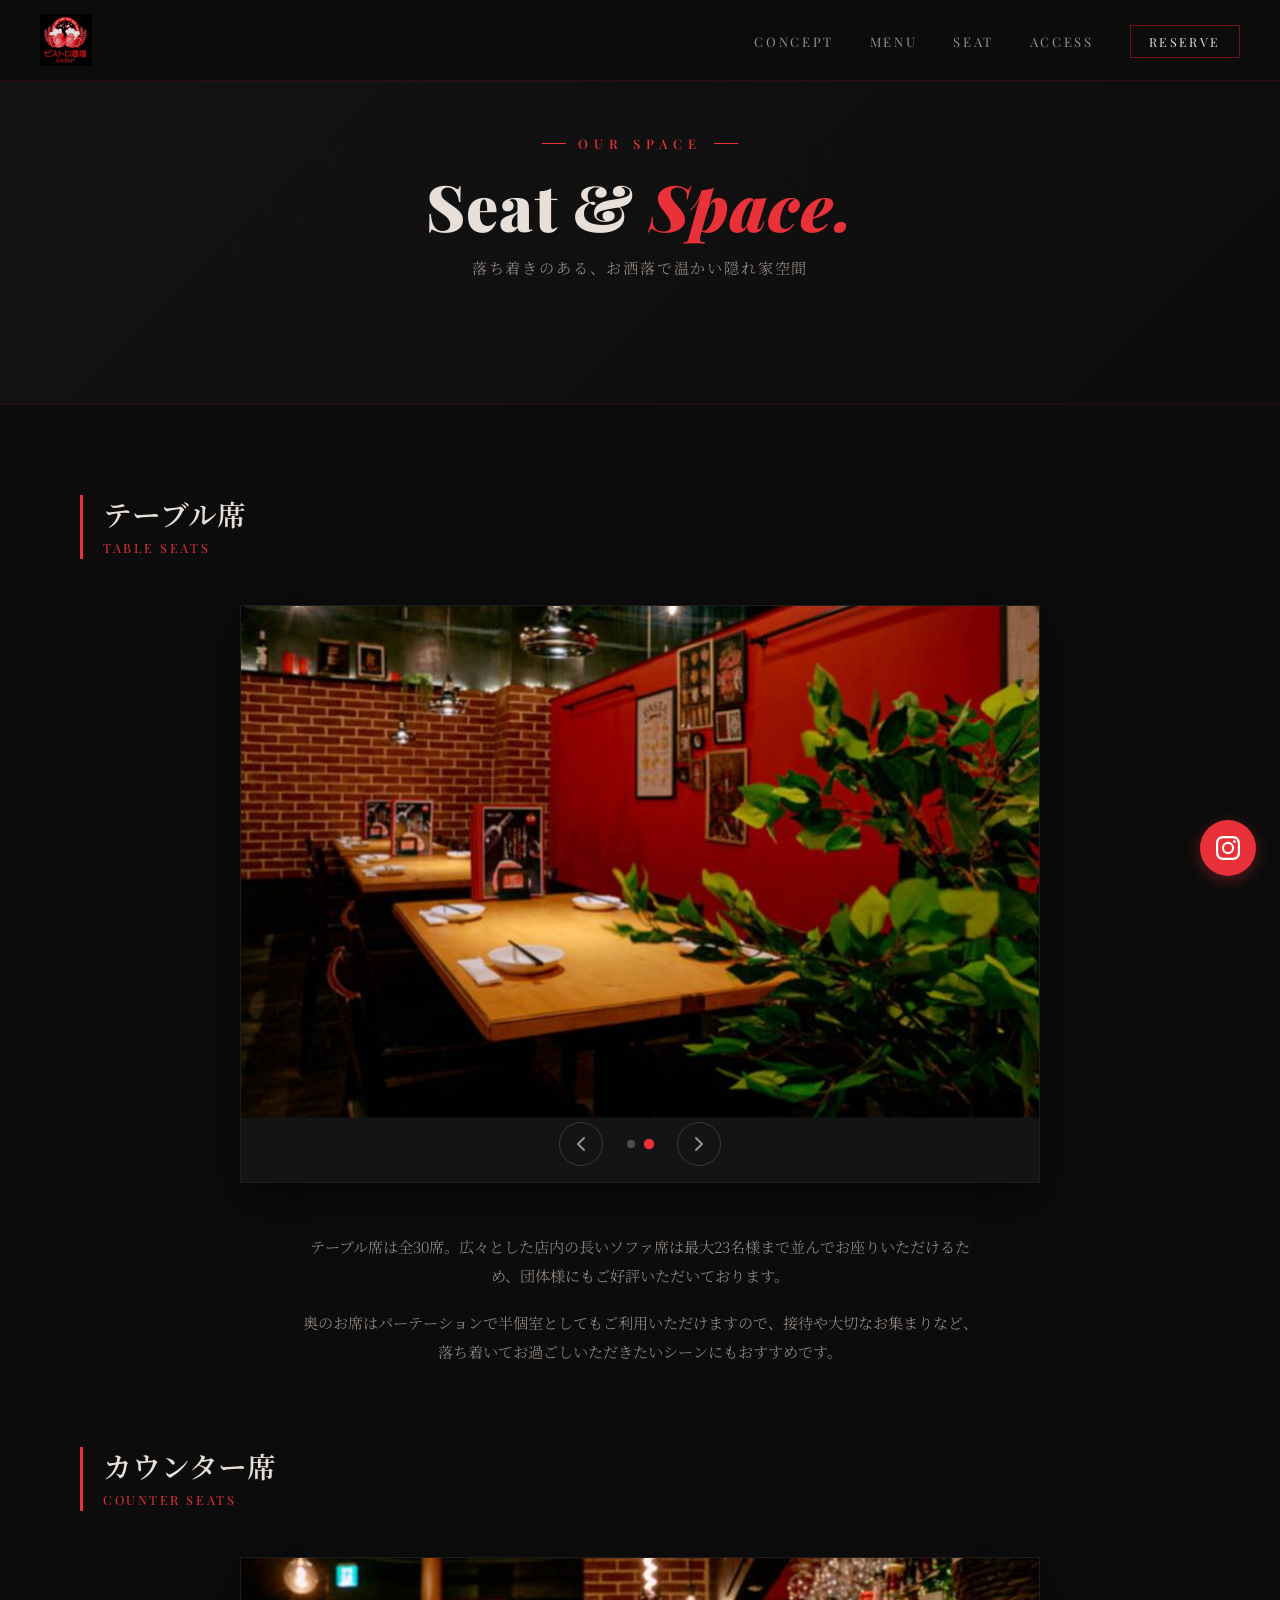
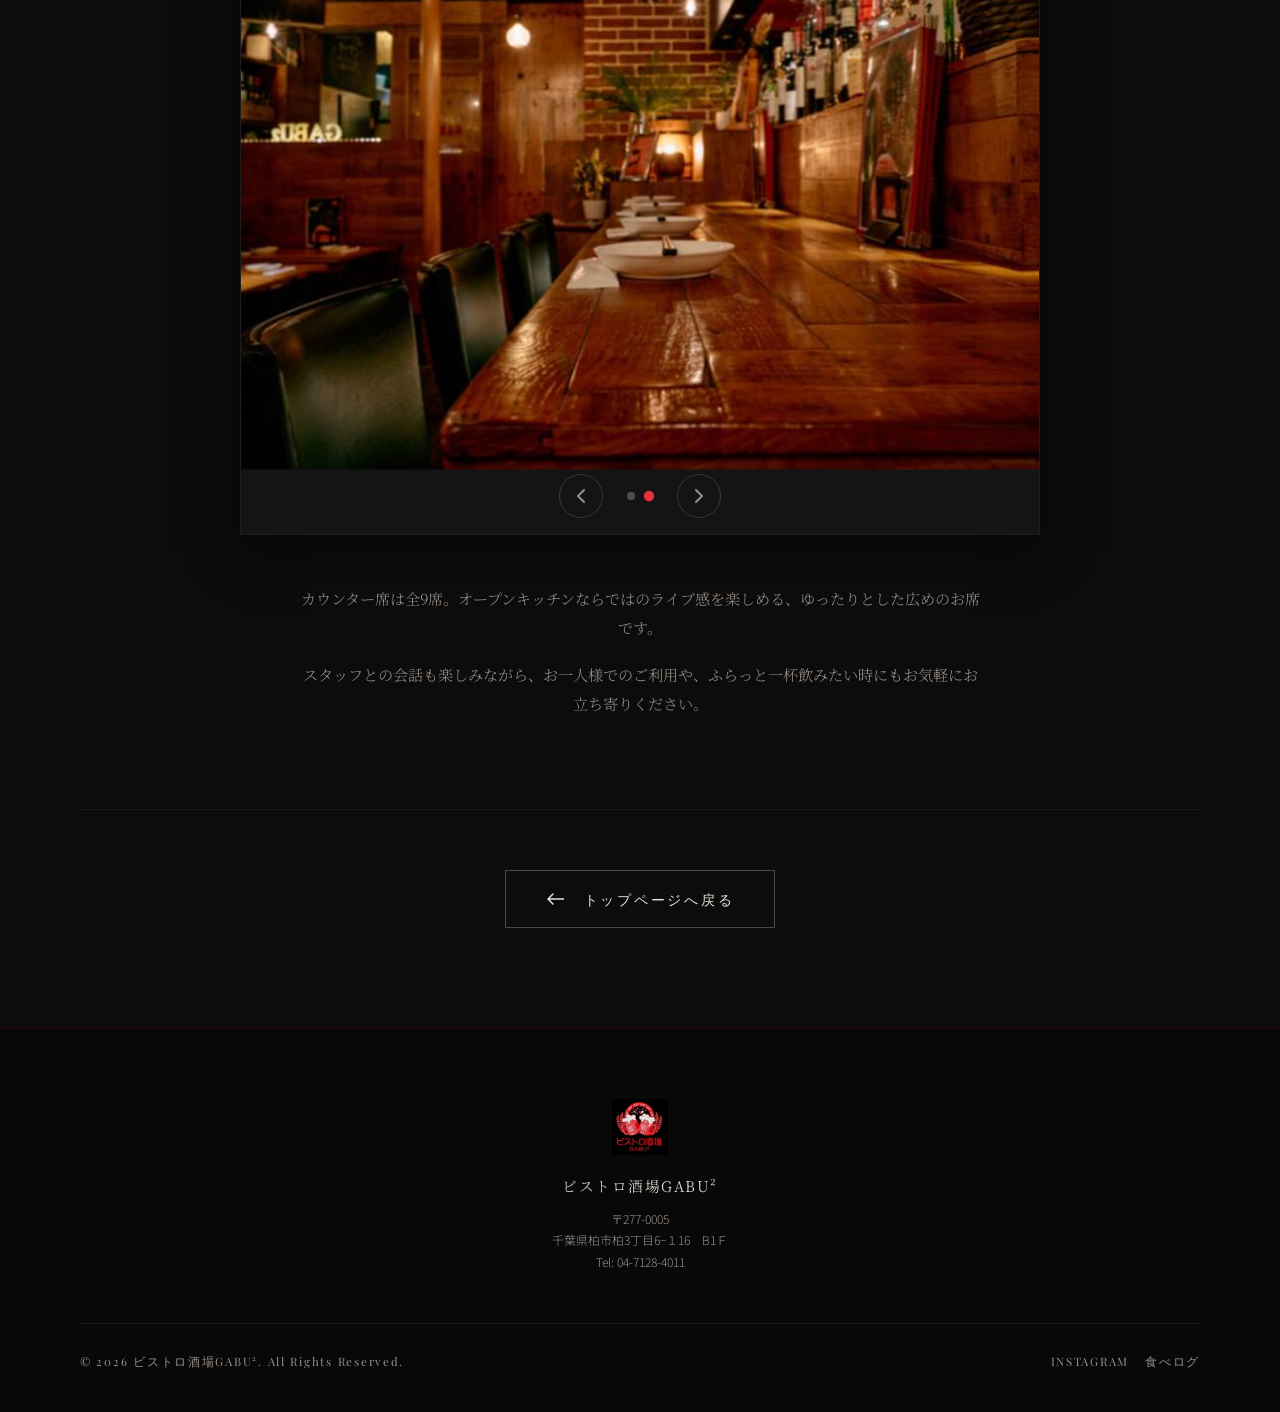
<file: seat.html>
<!DOCTYPE html>
<html lang="ja">
<head>
  <meta charset="UTF-8" />
  <meta name="viewport" content="width=device-width, initial-scale=1.0" />
  <meta name="google-site-verification" content="uhAKn6Au5Mc1TK6bCuZXd3MZkEM1Y8wcfe-vqbDqGb8" />
  <title>お席一覧 | ビストロ酒場GABU²</title>
  <meta name="description" content="ビストロ酒場GABU²のお席・店内空間のご案内。木の温もりあふれるテーブル席や、調理風景を楽しめる人気のカウンター席など、シーンに合わせてご利用いただけます。" />
  <meta name="keywords" content="ビストロ酒場GABU²,席,テーブル席,カウンター席,柏,ビストロ,居酒屋" />
  <meta property="og:title" content="お席一覧 | ビストロ酒場GABU²" />
  <meta property="og:description" content="木の温もりある落ち着いた雰囲気のテーブル席、人気のカウンター席をご紹介。" />
  <meta property="og:type" content="article" />
  <link rel="preconnect" href="https://fonts.googleapis.com" />
  <link rel="preconnect" href="https://fonts.gstatic.com" crossorigin />
  <link rel="stylesheet" href="style.css" />
</head>
<body>

  <!-- ===============================================
       HEADER
  =============================================== -->
  <header id="header" class="scrolled">
    <a href="index.html" class="header-logo" aria-label="ビストロ酒場GABU² トップへ">
      <img src="img/ロゴ.jpg" alt="ビストロ酒場GABU² ロゴ" />
    </a>

    <nav aria-label="メインナビゲーション">
      <ul class="nav-list">
        <li><a href="index.html#concept">Concept</a></li>
        <li><a href="index.html#menu">Menu</a></li>
        <li><a href="index.html#seat">Seat</a></li>
        <li><a href="index.html#access">Access</a></li>
        <li>
          <a href="https://tabelog.com/chiba/A1203/A120301/12036281/" 
             target="_blank" rel="noopener noreferrer"
             class="nav-reserve-btn">Reserve</a>
        </li>
      </ul>
    </nav>

    <button class="hamburger" id="hamburger" aria-label="メニューを開く" aria-expanded="false">
      <span></span><span></span><span></span>
    </button>
  </header>

  <!-- Mobile Nav Overlay -->
  <nav class="mobile-nav" id="mobile-nav" aria-label="モバイルナビゲーション">
    <a href="index.html" class="mobile-nav-link">Home</a>
    <a href="index.html#concept" class="mobile-nav-link">Concept</a>
    <a href="index.html#menu" class="mobile-nav-link">Menu</a>
    <a href="index.html#seat" class="mobile-nav-link">Seat</a>
    <a href="index.html#access" class="mobile-nav-link">Access</a>
    <a href="https://tabelog.com/chiba/A1203/A120301/12036281/"
       target="_blank" rel="noopener noreferrer"
       class="mobile-nav-link">Reserve</a>
  </nav>

  <!-- ===============================================
       HERO (HEADER)
  =============================================== -->
  <section class="details-hero">
    <div class="details-hero-content">
      <p class="details-hero-eyebrow">Our Space</p>
      <h1 class="details-hero-title">Seat &amp; <em>Space.</em></h1>
      <p class="details-hero-subtitle">落ち着きのある、お洒落で温かい隠れ家空間</p>
    </div>
  </section>

  <!-- ===============================================
       SEAT SECTION
  =============================================== -->
  <main class="details-section">
    <div class="container">

      <!-- CATEGORY 1: テーブル席 -->
      <div class="details-category-wrap reveal">
        <div class="details-category-header">
          <h2 class="details-category-title">テーブル席</h2>
          <span class="details-category-en">Table Seats</span>
        </div>
        
        <!-- Table Seats Slideshow -->
        <div class="seat-slider-container">
          <div class="seat-slider" id="table-slider">
            <div class="seat-slides-wrap">
              <!-- Slide 1 -->
              <div class="seat-slide active">
                <img src="img/テーブルB.jpg" alt="テーブル席 B" />
              </div>
              <!-- Slide 2 -->
              <div class="seat-slide">
                <img src="img/テーブルC.jpg" alt="テーブル席 C" />
              </div>
            </div>
            
            <!-- Controls below photo -->
            <div class="seat-slider-controls">
              <button class="seat-slider-prev" aria-label="前のスライド">
                <svg width="24" height="24" viewBox="0 0 24 24" fill="none" stroke="currentColor" stroke-width="2" stroke-linecap="round" stroke-linejoin="round">
                  <polyline points="15 18 9 12 15 6"></polyline>
                </svg>
              </button>
              
              <!-- Dots -->
              <div class="seat-slider-dots">
                <span class="seat-dot active" data-index="0"></span>
                <span class="seat-dot" data-index="1"></span>
              </div>
              
              <button class="seat-slider-next" aria-label="次のスライド">
                <svg width="24" height="24" viewBox="0 0 24 24" fill="none" stroke="currentColor" stroke-width="2" stroke-linecap="round" stroke-linejoin="round">
                  <polyline points="9 18 15 12 9 6"></polyline>
                </svg>
              </button>
            </div>
          </div>
        </div>

        <!-- Table Seats Description -->
        <div class="seat-intro-text jp-serif">
          <p>
            テーブル席は全30席。広々とした店内の長いソファ席は最大23名様まで並んでお座りいただけるため、団体様にもご好評いただいております。
          </p>
          <p style="margin-top: 1.2em;">
            奥のお席はパーテーションで半個室としてもご利用いただけますので、接待や大切なお集まりなど、落ち着いてお過ごしいただきたいシーンにもおすすめです。
          </p>
        </div>
      </div>

      <!-- CATEGORY 2: カウンター席 -->
      <div class="details-category-wrap reveal">
        <div class="details-category-header">
          <h2 class="details-category-title">カウンター席</h2>
          <span class="details-category-en">Counter Seats</span>
        </div>
        
        <!-- Counter Seats Slideshow -->
        <div class="seat-slider-container">
          <div class="seat-slider" id="counter-slider">
            <div class="seat-slides-wrap">
              <!-- Slide 1 -->
              <div class="seat-slide active">
                <img src="img/カウンターa.jpg" alt="カウンター席 a" />
              </div>
              <!-- Slide 2 -->
              <div class="seat-slide">
                <img src="img/カウンターb.jpg" alt="カウンター席 b" />
              </div>
            </div>
            
            <!-- Controls below photo -->
            <div class="seat-slider-controls">
              <button class="seat-slider-prev" aria-label="前のスライド">
                <svg width="24" height="24" viewBox="0 0 24 24" fill="none" stroke="currentColor" stroke-width="2" stroke-linecap="round" stroke-linejoin="round">
                  <polyline points="15 18 9 12 15 6"></polyline>
                </svg>
              </button>
              
              <!-- Dots -->
              <div class="seat-slider-dots">
                <span class="seat-dot active" data-index="0"></span>
                <span class="seat-dot" data-index="1"></span>
              </div>
              
              <button class="seat-slider-next" aria-label="次のスライド">
                <svg width="24" height="24" viewBox="0 0 24 24" fill="none" stroke="currentColor" stroke-width="2" stroke-linecap="round" stroke-linejoin="round">
                  <polyline points="9 18 15 12 9 6"></polyline>
                </svg>
              </button>
            </div>
          </div>
        </div>

        <!-- Counter Seats Description -->
        <div class="seat-intro-text jp-serif">
          <p>
            カウンター席は全9席。オープンキッチンならではのライブ感を楽しめる、ゆったりとした広めのお席です。
          </p>
          <p style="margin-top: 1.2em;">
            スタッフとの会話も楽しみながら、お一人様でのご利用や、ふらっと一杯飲みたい時にもお気軽にお立ち寄りください。
          </p>
        </div>
      </div>

    </div>
  </main>

  <!-- ===============================================
       BACK BUTTON & FOOTER
  =============================================== -->
  <div class="details-footer container reveal">
    <a href="index.html#seat" class="btn-back">
      <svg width="18" height="12" viewBox="0 0 18 12" fill="none" xmlns="http://www.w3.org/2000/svg" style="transform: rotate(180deg); margin-right: 8px;">
        <path d="M0 6H16M16 6L11 1M16 6L11 11" stroke="currentColor" stroke-width="1.5" stroke-linecap="round" stroke-linejoin="round"/>
      </svg>
      トップページへ戻る
    </a>
  </div>

  <footer id="footer" role="contentinfo">
    <div class="container">
      <div class="footer-inner">

        <!-- ブランド -->
        <div class="footer-brand">
          <img src="img/ロゴ.jpg" alt="ビストロ酒場GABU²" />
          <p class="footer-brand-name">ビストロ酒場GABU²</p>
          <p class="footer-brand-addr">
            〒277-0005<br />
            千葉県柏市柏3丁目6−１16　B1Ｆ<br />
            Tel: 04-7128-4011
          </p>
        </div>

      </div>

      <div class="footer-bottom">
        <p class="footer-copy">
          &copy; <span id="year"></span> ビストロ酒場GABU². All Rights Reserved.
        </p>
        <div class="footer-sns">
          <a href="https://www.instagram.com/_gabu2/"
             target="_blank" rel="noopener noreferrer"
             id="footer-instagram-link">Instagram</a>
          <a href="https://tabelog.com/chiba/A1203/A120301/12036281/"
             target="_blank" rel="noopener noreferrer"
             id="footer-tabelog-link">食べログ</a>
        </div>
      </div>
    </div>
  </footer>

  <!-- ===============================================
       FLOATING INSTAGRAM BUTTON
  =============================================== -->
  <a href="https://www.instagram.com/_gabu2/"
     target="_blank" rel="noopener noreferrer"
     class="floating-instagram"
     aria-label="Instagram">
    <svg viewBox="0 0 24 24" width="24" height="24" fill="currentColor">
      <path d="M12 2.163c3.204 0 3.584.012 4.85.07 3.252.148 4.771 1.691 4.919 4.919.058 1.265.069 1.645.069 4.849 0 3.205-.012 3.584-.069 4.849-.149 3.225-1.664 4.771-4.919 4.919-1.266.058-1.644.07-4.85.07-3.204 0-3.584-.012-4.849-.07-3.26-.149-4.771-1.699-4.919-4.92-.058-1.265-.07-1.644-.07-4.849 0-3.204.013-3.583.07-4.849.149-3.227 1.664-4.771 4.919-4.919 1.266-.057 1.645-.069 4.849-.069zM12 0C8.741 0 8.333.014 7.053.072 2.695.272.273 2.69.073 7.051.014 8.333 0 8.741 0 12c0 3.259.014 3.668.072 4.948.2 4.358 2.618 6.78 6.98 6.98 1.281.058 1.689.072 4.948.072 3.259 0 3.668-.014 4.948-.072 4.354-.2 6.782-2.618 6.979-6.98.059-1.28.073-1.689.073-4.948 0-3.259-.014-3.667-.072-4.947-.196-4.354-2.617-6.78-6.979-6.98C15.668.014 15.259 0 12 0zm0 5.838a6.162 6.162 0 1 0 0 12.324 6.162 6.162 0 0 0 0-12.324zM12 16a4 4 0 1 1 0-8 4 4 0 0 1 0 8zm6.406-11.845a1.44 1.44 0 1 0 0 2.881 1.44 1.44 0 0 0 0-2.881z"/>
    </svg>
  </a>

  <!-- ===============================================
       JAVASCRIPT
  =============================================== -->
  <script>
    // ── 年表示 ──────────────────────────────
    document.getElementById('year').textContent = new Date().getFullYear();

    // ── ハンバーガーメニュー ────────────────
    const hamburger = document.getElementById('hamburger');
    const mobileNav = document.getElementById('mobile-nav');
    const mobileLinks = mobileNav.querySelectorAll('.mobile-nav-link');

    hamburger.addEventListener('click', () => {
      const isOpen = hamburger.classList.toggle('open');
      mobileNav.classList.toggle('open', isOpen);
      hamburger.setAttribute('aria-expanded', isOpen);
      document.body.style.overflow = isOpen ? 'hidden' : '';
    });

    mobileLinks.forEach(link => {
      link.addEventListener('click', () => {
        hamburger.classList.remove('open');
        mobileNav.classList.remove('open');
        hamburger.setAttribute('aria-expanded', 'false');
        document.body.style.overflow = '';
      });
    });

    // ── スクロールアニメーション ────────────
    const revealEls = document.querySelectorAll('.reveal');

    const observer = new IntersectionObserver((entries) => {
      entries.forEach(entry => {
        if (entry.isIntersecting) {
          const siblings = Array.from(entry.target.parentElement.querySelectorAll('.reveal'));
          const idx = siblings.indexOf(entry.target);
          entry.target.style.transitionDelay = `${idx * 0.08}s`;
          entry.target.classList.add('visible');
          observer.unobserve(entry.target);
        }
      });
    }, {
      threshold: 0.1,
      rootMargin: '0px 0px -40px 0px'
    });

    revealEls.forEach(el => observer.observe(el));

    // ── シートスライドショー ──────────────
    function initSeatSlider(sliderId) {
      const slider = document.getElementById(sliderId);
      if (!slider) return;

      const slides = slider.querySelectorAll('.seat-slide');
      const dots = slider.querySelectorAll('.seat-dot');
      const prevBtn = slider.querySelector('.seat-slider-prev');
      const nextBtn = slider.querySelector('.seat-slider-next');
      let currentSlide = 0;
      let intervalId;

      function showSlide(index) {
        slides.forEach((slide, i) => {
          slide.classList.toggle('active', i === index);
        });
        dots.forEach((dot, i) => {
          dot.classList.toggle('active', i === index);
        });
        currentSlide = index;
      }

      function nextSlide() {
        let next = (currentSlide + 1) % slides.length;
        showSlide(next);
      }

      function prevSlide() {
        let prev = (currentSlide - 1 + slides.length) % slides.length;
        showSlide(prev);
      }

      function startInterval() {
        stopInterval();
        intervalId = setInterval(nextSlide, 5000);
      }

      function stopInterval() {
        if (intervalId) {
          clearInterval(intervalId);
        }
      }

      if (prevBtn && nextBtn) {
        prevBtn.addEventListener('click', () => {
          prevSlide();
          startInterval();
        });
        nextBtn.addEventListener('click', () => {
          nextSlide();
          startInterval();
        });
      }

      dots.forEach((dot, i) => {
        dot.addEventListener('click', () => {
          showSlide(i);
          startInterval();
        });
      });

      startInterval();
    }

    // 両方のスライダーを初期化
    initSeatSlider('table-slider');
    initSeatSlider('counter-slider');
  </script>

</body>
</html>
</file>
<file: style.css>
/* ============================================================
   GABU² — ビストロ酒場GABU² Stylesheet
   カラー：深黒 + ワインレッド
   ============================================================ */

@import url('https://fonts.googleapis.com/css2?family=Playfair+Display:ital,wght@0,400;0,600;0,700;0,900;1,400;1,600;1,700&family=Noto+Serif+JP:wght@300;400;600&family=Noto+Sans+JP:wght@300;400;500&display=swap');

/* ── Reset & Base ─────────────────────────────────────── */
*, *::before, *::after {
  box-sizing: border-box;
  margin: 0;
  padding: 0;
}

:root {
  --black:       #0c0c0c;
  --black-mid:   #141414;
  --black-soft:  #1e1e1e;
  --red:         #e83138;
  --red-dark:    #b5161e;
  --red-muted:   #7a1018;
  --cream:       #d8cfc4;
  --cream-dim:   #9a9089;
  --grey-ph:     #2a2a2a;
  --grey-ph2:    #222222;
  --line:        rgba(181,22,30,0.35);
  --text-main:   #e8e0d8;
  --text-sub:    #9a9089;
  --text-en:     #c8bfb6;
  --transition:  0.45s cubic-bezier(0.25, 0.46, 0.45, 0.94);
}

/* ── Preloader ────────────────────────────────────────── */
.loader {
  position: fixed;
  top: 0;
  left: 0;
  width: 100%;
  height: 100%;
  height: 100dvh;
  background-color: #0c0c0c;
  z-index: 9999;
  display: flex;
  align-items: center;
  justify-content: center;
  transition: transform 1.2s cubic-bezier(0.85, 0, 0.15, 1);
  overflow: hidden;
}

.loader.loaded {
  transform: translateY(-100%);
}

.loader-content {
  text-align: center;
  display: flex;
  flex-direction: column;
  align-items: center;
  gap: 30px;
}

.loader-logo-wrap {
  position: relative;
  width: 120px;
  height: 120px;
  display: flex;
  align-items: center;
  justify-content: center;
  opacity: 0;
  transform: scale(0.9);
  animation: logoReveal 1.2s cubic-bezier(0.25, 1, 0.5, 1) forwards 0.3s;
}

.loader-logo {
  width: 90px;
  height: 90px;
  object-fit: cover;
  border-radius: 50%;
  box-shadow: 0 0 25px rgba(181, 22, 30, 0.25);
  z-index: 2;
}

.loader-circle {
  position: absolute;
  inset: 0;
  border: 1px solid var(--red);
  border-radius: 50%;
  z-index: 1;
  box-shadow: 0 0 15px rgba(181, 22, 30, 0.2);
}

.loader-text {
  font-family: 'Playfair Display', serif;
  font-size: 1.1rem;
  letter-spacing: 0.4em;
  text-transform: uppercase;
  color: var(--text-main);
  opacity: 0;
  transform: translateY(15px);
  animation: textReveal 1.5s cubic-bezier(0.25, 1, 0.5, 1) forwards 0.8s;
  text-shadow: 0 0 10px rgba(232, 224, 216, 0.15);
}

@keyframes logoReveal {
  to {
    opacity: 1;
    transform: scale(1);
  }
}

@keyframes loaderSpin {
  to {
    transform: rotate(360deg);
  }
}

@keyframes textReveal {
  to {
    opacity: 1;
    transform: translateY(0);
    letter-spacing: 0.5em;
  }
}

html {
  font-size: 16px;
  scroll-behavior: smooth;
  overflow-x: hidden;
}

body {
  background-color: var(--black);
  color: var(--text-main);
  font-family: 'Noto Sans JP', sans-serif;
  font-weight: 300;
  line-height: 1.8;
  overflow-x: hidden;
}

a {
  color: inherit;
  text-decoration: none;
}

img {
  display: block;
  max-width: 100%;
}

/* ── Placeholder Images ───────────────────────────────── */
.ph {
  background: linear-gradient(135deg, var(--grey-ph) 0%, var(--grey-ph2) 100%);
  position: relative;
  overflow: hidden;
}

.ph::after {
  content: 'PHOTO';
  position: absolute;
  inset: 0;
  display: flex;
  align-items: center;
  justify-content: center;
  font-family: 'Playfair Display', serif;
  font-size: 0.8rem;
  letter-spacing: 0.25em;
  color: rgba(255,255,255,0.12);
}

/* ── Typography ───────────────────────────────────────── */
.en-heading {
  font-family: 'Playfair Display', serif;
  font-weight: 900;
  letter-spacing: 0.02em;
  line-height: 1.05;
}

.en-sub {
  font-family: 'Playfair Display', serif;
  font-style: italic;
  letter-spacing: 0.12em;
  color: var(--cream-dim);
  font-size: 0.88rem;
}

.jp-serif {
  font-family: 'Noto Serif JP', serif;
  font-weight: 300;
}

.section-label {
  font-family: 'Playfair Display', serif;
  font-size: 0.78rem;
  font-weight: 500;
  letter-spacing: 0.35em;
  color: var(--red);
  text-transform: uppercase;
  display: flex;
  align-items: center;
  gap: 12px;
}

.section-label::before {
  content: '';
  display: block;
  width: 32px;
  height: 1px;
  background: var(--red);
}

/* ── Utility ──────────────────────────────────────────── */
.container {
  width: 90%;
  max-width: 1120px;
  margin: 0 auto;
}

.red { color: var(--red); }
.reveal {
  opacity: 0;
  transform: translateY(36px);
  transition: opacity 0.75s ease, transform 0.75s ease;
}
.reveal.visible {
  opacity: 1;
  transform: translateY(0);
}

.reveal-hero {
  opacity: 0;
  transform: translateY(36px);
  transition: opacity 1.2s cubic-bezier(0.25, 1, 0.5, 1), transform 1.2s cubic-bezier(0.25, 1, 0.5, 1);
}

.reveal-hero.visible {
  opacity: 1;
  transform: translateY(0);
}

.hero-content .reveal-hero:nth-child(1) { transition-delay: 0.1s; }
.hero-content .reveal-hero:nth-child(2) { transition-delay: 0.28s; }
.hero-content .reveal-hero:nth-child(3) { transition-delay: 0.46s; }
.hero-content .reveal-hero:nth-child(4) { transition-delay: 0.64s; }
.reveal-left {
  opacity: 0;
  transform: translateX(-48px);
  transition: opacity 0.75s ease, transform 0.75s ease;
}
.reveal-left.visible {
  opacity: 1;
  transform: translateX(0);
}
.reveal-right {
  opacity: 0;
  transform: translateX(48px);
  transition: opacity 0.75s ease, transform 0.75s ease;
}
.reveal-right.visible {
  opacity: 1;
  transform: translateX(0);
}

/* ============================================================
   HEADER / NAV
   ============================================================ */
#header {
  position: fixed;
  top: 0;
  left: 0;
  width: 100%;
  z-index: 100;
  padding: 20px 40px;
  display: flex;
  align-items: center;
  justify-content: space-between;
  transition: background var(--transition), padding var(--transition);
}

#header.scrolled {
  background: rgba(12, 12, 12, 0.92);
  backdrop-filter: blur(12px);
  border-bottom: 1px solid rgba(181,22,30,0.2);
  padding: 14px 40px;
}

.header-logo img {
  height: 52px;
  width: auto;
}

.nav-list {
  list-style: none;
  display: flex;
  gap: 36px;
  align-items: center;
}

.nav-list a {
  font-family: 'Playfair Display', serif;
  font-size: 0.82rem;
  letter-spacing: 0.2em;
  color: var(--cream-dim);
  text-transform: uppercase;
  transition: color var(--transition);
  position: relative;
}

.nav-list a::after {
  content: '';
  position: absolute;
  bottom: -3px;
  left: 0;
  width: 0;
  height: 1px;
  background: var(--red);
  transition: width var(--transition);
}

.nav-list a:hover {
  color: var(--text-main);
}

.nav-list a:hover::after {
  width: 100%;
}

.nav-reserve-btn {
  font-family: 'Playfair Display', serif !important;
  font-size: 0.78rem !important;
  letter-spacing: 0.2em !important;
  color: var(--text-main) !important;
  border: 1px solid rgba(181,22,30,0.6) !important;
  padding: 7px 18px !important;
  transition: background var(--transition), color var(--transition) !important;
}

.nav-reserve-btn:hover {
  background: var(--red) !important;
  color: #fff !important;
}

.nav-reserve-btn::after {
  display: none !important;
}

/* Hamburger */
.hamburger {
  display: none;
  width: 44px;
  height: 44px;
  border-radius: 50%;
  background: rgba(12, 12, 12, 0.65);
  backdrop-filter: blur(8px);
  -webkit-backdrop-filter: blur(8px);
  border: 1px solid rgba(181, 22, 30, 0.4);
  flex-direction: column;
  justify-content: center;
  align-items: center;
  gap: 5px;
  cursor: pointer;
  z-index: 110;
  transition: border-color var(--transition), background var(--transition);
}

.hamburger:hover {
  border-color: var(--red);
  background: rgba(12, 12, 12, 0.85);
}

.hamburger span {
  display: block;
  width: 20px;
  height: 2px;
  background: var(--red);
  transition: var(--transition);
}

.hamburger.open span:nth-child(1) {
  transform: translateY(7px) rotate(45deg);
}
.hamburger.open span:nth-child(2) {
  opacity: 0;
}
.hamburger.open span:nth-child(3) {
  transform: translateY(-7px) rotate(-45deg);
}

/* Mobile nav overlay */
.mobile-nav {
  display: none;
  position: fixed;
  inset: 0;
  background: rgba(12,12,12,0.97);
  z-index: 99;
  flex-direction: column;
  align-items: center;
  justify-content: center;
  gap: 24px;
}

.mobile-nav.open {
  display: flex;
}

.mobile-nav a {
  font-family: 'Playfair Display', serif;
  font-size: 1.5rem;
  font-style: italic;
  color: var(--text-main);
  letter-spacing: 0.05em;
  transition: color 0.3s;
}

.mobile-nav a:hover {
  color: var(--red);
}

/* ============================================================
   HERO
   ============================================================ */
#hero {
  position: relative;
  min-height: 100svh;
  overflow: visible;
  display: flex;
  align-items: center;
  justify-content: center;
  background-color: #000; /* ⑥透過した画像の背景は黒で大丈夫です */
  padding-top: 150px; /* Lower the content further below the header on desktop */
  padding-bottom: 40px;
  box-sizing: border-box;
}

@media (max-width: 768px) {
  #hero {
    padding-top: 100px; /* Reduced top padding on mobile to save vertical space */
    padding-bottom: 50px;
  }
}

/* Hide old background image to keep it clean black */
.hero-ph {
  display: none;
}

.hero-content-new {
  position: relative;
  z-index: 2;
  display: flex;
  flex-direction: column;
  align-items: center;
  text-align: center;
  width: 100%;
  max-width: 800px;
  padding: 10px 20px 40px;
}

.hero-eyebrow-new {
  font-family: 'Playfair Display', serif;
  font-size: clamp(0.75rem, 1.5vw, 0.95rem);
  font-weight: 500;
  letter-spacing: 0.45em;
  color: var(--text-main);
  text-transform: uppercase;
  margin-bottom: 0px; /* Bring closer to plate */
  display: flex;
  align-items: center;
  gap: 14px;
  opacity: 0;
  transform: translateY(20px);
  transition: opacity 1s ease, transform 1s ease;
}

.hero-eyebrow-new::before,
.hero-eyebrow-new::after {
  content: '';
  display: block;
  width: 24px;
  height: 1px;
  background: var(--red-muted);
}

.hero-eyebrow-new.visible {
  opacity: 1;
  transform: translateY(0);
}

/* Plate Image Wrapper & SVG curved text */
.hero-plate-wrapper {
  position: relative;
  width: clamp(290px, 87vw, 540px);
  height: auto;
  aspect-ratio: 1 / 1;
  margin: -5% auto -4%; /* Negative margins to offset transparent plate padding and bring elements closer */
  opacity: 0;
  transform: scale(0.9);
  transition: opacity 1.5s ease 0.2s, transform 1.5s cubic-bezier(0.25, 1, 0.5, 1) 0.2s;
}

.hero-plate-wrapper.visible {
  opacity: 1;
  transform: scale(1);
}

.hero-plate-img {
  width: 78%;
  height: 78%;
  object-fit: contain;
  position: absolute;
  top: 11%;
  left: 11%;
  filter: drop-shadow(0 15px 35px rgba(0,0,0,0.85));
}

.hero-plate-svg {
  position: absolute;
  top: 0;
  left: 0;
  width: 100%;
  height: 100%;
  pointer-events: none;
  z-index: 3;
}

.curved-text {
  font-family: 'Noto Serif JP', serif;
  font-size: 24px;
  font-weight: 700;
  letter-spacing: 0.22em;
  filter: drop-shadow(0 2px 5px rgba(0,0,0,0.7));
}

.hero-subtitle-new {
  font-family: 'Noto Serif JP', serif;
  font-size: clamp(0.9rem, 1.8vw, 1.2rem);
  color: var(--cream-dim);
  margin-top: 0px; /* Bring closer to plate */
  font-weight: 300;
  letter-spacing: 0.12em;
  opacity: 0;
  transform: translateY(20px);
  transition: opacity 1s ease 0.4s, transform 1s ease 0.4s;
}

.hero-subtitle-new.visible {
  opacity: 1;
  transform: translateY(0);
}

.hero-cta-group {
  margin-top: 20px; /* Bring closer to subtitle */
  display: flex;
  gap: 20px;
  flex-wrap: wrap;
  align-items: center;
  justify-content: center;
  opacity: 0;
  transform: translateY(20px);
  transition: opacity 1s ease 0.6s, transform 1s ease 0.6s;
}

.hero-cta-group.visible {
  opacity: 1;
  transform: translateY(0);
}

.menu-details-cta, .seat-details-cta {
  text-align: center;
}

.btn-primary {
  display: inline-block;
  font-family: 'Playfair Display', serif;
  font-size: 0.82rem;
  letter-spacing: 0.22em;
  text-transform: uppercase;
  padding: 16px 36px;
  background: var(--red);
  color: #fff;
  transition: background var(--transition), transform 0.2s;
}

.btn-primary:hover {
  background: var(--red-dark);
  transform: translateY(-2px);
}

.btn-ghost {
  display: inline-block;
  font-family: 'Playfair Display', serif;
  font-size: 0.82rem;
  letter-spacing: 0.22em;
  text-transform: uppercase;
  padding: 15px 32px;
  border: 1px solid rgba(216,207,196,0.35);
  color: var(--text-main);
  transition: border-color var(--transition), color var(--transition);
}

.btn-ghost:hover {
  border-color: var(--red);
  color: var(--red);
}

.btn-instagram-hero {
  display: inline-flex;
  align-items: center;
  justify-content: center;
  width: 50px;
  height: 50px;
  border-radius: 50%;
  border: 1px solid rgba(216,207,196,0.35);
  color: var(--text-main);
  transition: border-color var(--transition), color var(--transition), background-color var(--transition);
}

.btn-instagram-hero:hover {
  border-color: var(--red);
  color: var(--red);
  background-color: rgba(181, 22, 30, 0.08);
}

/* スクロールインジケーター */
.hero-scroll {
  position: absolute;
  bottom: 36px;
  right: 40px;
  z-index: 2;
  display: flex;
  flex-direction: column;
  align-items: center;
  gap: 10px;
}

.hero-scroll-text {
  font-family: 'Playfair Display', serif;
  font-size: 0.65rem;
  letter-spacing: 0.35em;
  color: var(--cream-dim);
  writing-mode: vertical-rl;
}

.hero-scroll-line {
  width: 1px;
  height: 60px;
  background: linear-gradient(to bottom, var(--cream-dim), transparent);
  animation: scrollLine 2s ease-in-out infinite;
}

@keyframes scrollLine {
  0%, 100% { transform: scaleY(1); opacity: 0.5; }
  50% { transform: scaleY(0.5); opacity: 1; }
}

/* ============================================================
   CONCEPT
   ============================================================ */
#concept {
  padding: 140px 0 120px;
  position: relative;
  overflow: hidden;
}

#concept::before {
  content: 'CONCEPT';
  position: absolute;
  top: 60px;
  left: -20px;
  font-family: 'Playfair Display', serif;
  font-size: clamp(80px, 14vw, 200px);
  font-weight: 900;
  color: transparent;
  -webkit-text-stroke: 1px rgba(181,22,30,0.07);
  pointer-events: none;
  user-select: none;
  line-height: 1;
}

.concept-inner {
  display: flex;
  justify-content: center;
}

.concept-text {
  max-width: 680px;
  width: 100%;
  text-align: center;
  padding-left: 0;
}

#concept .section-label {
  justify-content: center;
}

#concept .section-label::after {
  content: '';
  display: block;
  width: 32px;
  height: 1px;
  background: var(--red);
}

.concept-text .section-label {
  margin-bottom: 28px;
}

.concept-title {
  font-family: 'Playfair Display', serif;
  font-size: clamp(28px, 3.5vw, 48px);
  font-weight: 700;
  line-height: 1.25;
  margin-bottom: 12px;
}

.concept-title-jp {
  font-family: 'Noto Serif JP', serif;
  font-size: clamp(1rem, 1.4vw, 1.2rem);
  font-weight: 500;
  color: var(--red);
  letter-spacing: 0.15em;
  margin-bottom: 36px;
  display: block;
}

.concept-body {
  font-family: 'Noto Serif JP', serif;
  font-size: 0.95rem;
  line-height: 2.1;
  color: var(--cream-dim);
  font-weight: 300;
}

.concept-body p + p {
  margin-top: 1.2em;
}

.concept-tags {
  margin-top: 40px;
  display: flex;
  gap: 10px;
  flex-wrap: wrap;
}

.concept-tag {
  font-family: 'Playfair Display', serif;
  font-size: 0.75rem;
  font-weight: 500;
  letter-spacing: 0.18em;
  color: var(--red);
  border: 1px solid rgba(181,22,30,0.4);
  padding: 5px 14px;
}

/* ============================================================
   MENU
   ============================================================ */
#menu {
  padding: 120px 0 140px;
  background: var(--black-mid);
  position: relative;
}

#menu::after {
  content: '';
  position: absolute;
  top: 0;
  left: 0;
  right: 0;
  height: 1px;
  background: linear-gradient(to right, transparent, var(--red-muted), transparent);
}

.menu-header {
  display: flex;
  justify-content: space-between;
  align-items: flex-end;
  margin-bottom: 70px;
}

.menu-header-left .section-label {
  margin-bottom: 20px;
}

.menu-header-title {
  font-family: 'Playfair Display', serif;
  font-size: clamp(32px, 4vw, 56px);
  font-weight: 900;
  line-height: 1.1;
}

.menu-header-sub {
  font-family: 'Noto Serif JP', serif;
  font-size: 0.88rem;
  color: var(--cream-dim);
  margin-top: 8px;
  letter-spacing: 0.1em;
}

.menu-slider-container {
  position: relative;
  overflow: hidden;
  width: 100%;
}

.menu-slider-track {
  display: flex;
  gap: 20px;
  transition: transform 0.8s cubic-bezier(0.25, 0.46, 0.45, 0.94);
}

.menu-slide {
  flex: 0 0 calc((100% - 40px) / 3);
  aspect-ratio: 4/3;
  overflow: hidden;
  position: relative;
}

.menu-slide img {
  width: 100%;
  height: 100%;
  object-fit: cover;
  transition: transform 0.6s ease;
}

.menu-slide:hover img {
  transform: scale(1.05);
}

@media (max-width: 1024px) {
  .menu-slide {
    flex: 0 0 calc((100% - 20px) / 2);
  }
}

@media (max-width: 600px) {
  .menu-slide {
    flex: 0 0 100%;
  }
}

/* インジケーター */
.menu-slider-dots {
  display: flex;
  justify-content: center;
  gap: 10px;
  margin-top: 30px;
}

.menu-dot {
  width: 8px;
  height: 8px;
  border-radius: 50%;
  background: rgba(255, 255, 255, 0.2);
  cursor: pointer;
  transition: background var(--transition), transform var(--transition);
}

.menu-dot.active {
  background: var(--red);
  transform: scale(1.3);
}

.menu-cta {
  margin-top: 56px;
  display: flex;
  align-items: center;
  gap: 24px;
}

#menu-tabelog-btn .sp-text {
  display: none;
}

@media (max-width: 768px) {
  #menu-tabelog-btn .pc-text {
    display: none;
  }
  #menu-tabelog-btn .sp-text {
    display: inline;
  }
}

/* ============================================================
   SEAT
   ============================================================ */
#seat {
  padding: 140px 0 120px;
  position: relative;
}

.seat-header {
  margin-bottom: 70px;
}

.seat-header .section-label {
  margin-bottom: 20px;
}

.seat-header-title {
  font-family: 'Playfair Display', serif;
  font-size: clamp(32px, 4vw, 52px);
  font-weight: 900;
}

.seat-header-sub {
  font-family: 'Noto Serif JP', serif;
  font-size: 0.9rem;
  color: var(--cream-dim);
  margin-top: 10px;
  letter-spacing: 0.08em;
  max-width: 520px;
}

.seat-grid {
  display: grid;
  grid-template-columns: 1fr 1fr;
  gap: 24px;
  align-items: start;
}

.seat-img-a {
  width: 100%;
  aspect-ratio: 3/2;
  object-fit: cover;
}

/* 意図的にずらした右側カラム */
.seat-col-right {
  display: flex;
  flex-direction: column;
  gap: 20px;
  padding-top: 60px;
}

.seat-img-b {
  width: 100%;
  aspect-ratio: 4/3;
  object-fit: cover;
}

/* ============================================================
   ACCESS
   ============================================================ */
#access {
  padding: 120px 0 140px;
  background: var(--black-mid);
  position: relative;
}

#access::before {
  content: '';
  position: absolute;
  top: 0;
  left: 0;
  right: 0;
  height: 1px;
  background: linear-gradient(to right, transparent, var(--red-muted), transparent);
}

.access-inner {
  display: grid;
  grid-template-columns: 5fr 6fr;
  gap: 80px;
  align-items: start;
}

.access-info .section-label {
  margin-bottom: 28px;
}

.access-info-title {
  font-family: 'Playfair Display', serif;
  font-size: clamp(28px, 3vw, 44px);
  font-weight: 900;
  margin-bottom: 40px;
}

.info-table {
  width: 100%;
  border-collapse: collapse;
}

.info-table tr {
  border-bottom: 1px solid rgba(255,255,255,0.06);
}

.info-table th {
  font-family: 'Playfair Display', serif;
  font-size: 0.72rem;
  font-weight: 600;
  letter-spacing: 0.2em;
  color: var(--red);
  text-transform: uppercase;
  text-align: left;
  padding: 16px 0;
  width: 110px;
  vertical-align: top;
}

.info-table td {
  font-family: 'Noto Sans JP', sans-serif;
  font-size: 0.88rem;
  color: var(--cream-dim);
  padding: 16px 0;
  line-height: 1.7;
}

.tel-link {
  font-size: 1.5rem;
  font-family: 'Playfair Display', serif;
  letter-spacing: 0.08em;
  color: var(--text-main);
  display: inline-flex;
  align-items: center;
  gap: 10px;
  margin-top: 28px;
  transition: color var(--transition);
}

.tel-link:hover {
  color: var(--red);
}

.tel-link::before {
  content: '—';
  color: var(--red);
  font-size: 1rem;
}

.map-container {
  width: 100%;
  aspect-ratio: 4/3;
  overflow: hidden;
  border: 1px solid rgba(181,22,30,0.15);
  position: relative;
}

.map-container iframe {
  width: 100%;
  height: 100%;
  border: none;
  filter: grayscale(80%) contrast(1.1) invert(1);
  opacity: 0.85;
  transition: filter 0.4s, opacity 0.4s;
}

.map-container:hover iframe {
  filter: grayscale(40%) contrast(1.05) invert(1);
  opacity: 1;
}

/* ============================================================
   RESERVE
   ============================================================ */
#reserve {
  padding: 130px 0;
  position: relative;
  text-align: center;
  overflow: hidden;
}

#reserve::before {
  content: 'RESERVE';
  position: absolute;
  top: 50%;
  left: 50%;
  transform: translate(-50%,-50%);
  font-family: 'Playfair Display', serif;
  font-size: clamp(80px, 16vw, 220px);
  font-weight: 900;
  color: transparent;
  -webkit-text-stroke: 1px rgba(181,22,30,0.06);
  pointer-events: none;
  user-select: none;
  white-space: nowrap;
}

.reserve-label {
  display: flex;
  justify-content: center;
  margin-bottom: 28px;
}

.reserve-label .section-label {
  text-align: center;
}

.reserve-title {
  font-family: 'Playfair Display', serif;
  font-size: clamp(32px, 4.5vw, 60px);
  font-weight: 900;
  line-height: 1.1;
  margin-bottom: 14px;
}

.reserve-title em {
  font-style: italic;
  color: var(--red);
}

.reserve-sub {
  font-family: 'Noto Serif JP', serif;
  font-size: 0.92rem;
  color: var(--cream-dim);
  letter-spacing: 0.1em;
  margin-bottom: 52px;
}

.reserve-btns {
  display: flex;
  gap: 20px;
  justify-content: center;
  flex-wrap: wrap;
  margin-bottom: 60px;
}

.btn-tabelog {
  display: inline-flex;
  align-items: center;
  gap: 12px;
  font-family: 'Playfair Display', serif;
  font-size: 0.9rem;
  letter-spacing: 0.2em;
  padding: 18px 44px;
  background: var(--red);
  color: #fff;
  text-transform: uppercase;
  transition: background var(--transition), transform 0.2s;
}

.btn-tabelog:hover {
  background: var(--red-dark);
  transform: translateY(-3px);
}

.btn-instagram {
  display: inline-flex;
  align-items: center;
  gap: 12px;
  font-family: 'Playfair Display', serif;
  font-size: 0.9rem;
  letter-spacing: 0.2em;
  padding: 17px 36px;
  border: 1px solid rgba(181,22,30,0.5);
  color: var(--text-main);
  text-transform: uppercase;
  transition: border-color var(--transition), color var(--transition), transform 0.2s;
}

.btn-instagram:hover {
  border-color: var(--red);
  color: var(--red);
  transform: translateY(-3px);
}

.reserve-contact {
  font-family: 'Noto Sans JP', sans-serif;
  font-size: 0.8rem;
  color: var(--text-sub);
  letter-spacing: 0.08em;
}

.reserve-tel {
  font-family: 'Playfair Display', serif;
  font-size: 1.6rem;
  color: var(--text-main);
  letter-spacing: 0.1em;
  display: block;
  margin-top: 6px;
  transition: color var(--transition);
}

.reserve-tel:hover {
  color: var(--red);
}

/* ============================================================
   FOOTER
   ============================================================ */
#footer {
  background: #080808;
  border-top: 1px solid rgba(181,22,30,0.15);
  padding: 70px 0 40px;
}

.footer-inner {
  display: flex;
  flex-direction: column;
  align-items: center;
  text-align: center;
  gap: 24px;
  padding-bottom: 50px;
  border-bottom: 1px solid rgba(255,255,255,0.05);
}

.footer-brand {
  display: flex;
  flex-direction: column;
  align-items: center;
}

.footer-brand img {
  height: 56px;
  margin-bottom: 18px;
}

.footer-brand-name {
  font-family: 'Noto Serif JP', serif;
  font-size: 0.92rem;
  color: var(--text-main);
  letter-spacing: 0.1em;
}

.footer-brand-addr {
  font-family: 'Noto Sans JP', sans-serif;
  font-size: 0.75rem;
  color: var(--text-sub);
  margin-top: 8px;
  line-height: 1.8;
}

.footer-nav-title {
  font-family: 'Playfair Display', serif;
  font-size: 0.7rem;
  letter-spacing: 0.3em;
  color: var(--red);
  text-transform: uppercase;
  margin-bottom: 20px;
}

.footer-nav-list {
  list-style: none;
  display: flex;
  flex-direction: column;
  gap: 10px;
}

.footer-nav-list a {
  font-family: 'Playfair Display', serif;
  font-size: 0.82rem;
  letter-spacing: 0.12em;
  color: var(--text-sub);
  transition: color var(--transition);
}

.footer-nav-list a:hover {
  color: var(--red);
}

.footer-hours-item {
  font-family: 'Noto Sans JP', sans-serif;
  font-size: 0.78rem;
  color: var(--text-sub);
  line-height: 1.9;
}

.footer-bottom {
  padding-top: 28px;
  display: flex;
  justify-content: space-between;
  align-items: center;
}

.footer-copy {
  font-family: 'Playfair Display', serif;
  font-size: 0.72rem;
  letter-spacing: 0.15em;
  color: var(--text-sub);
}

.footer-sns {
  display: flex;
  gap: 16px;
}

.footer-sns a {
  font-family: 'Playfair Display', serif;
  font-size: 0.72rem;
  letter-spacing: 0.15em;
  color: var(--text-sub);
  text-transform: uppercase;
  transition: color var(--transition);
}

.footer-sns a:hover {
  color: var(--red);
}

/* ============================================================
   RESPONSIVE
   ============================================================ */
@media (max-width: 1024px) {
  .access-inner {
    gap: 50px;
  }
}

@media (max-width: 768px) {
  #header {
    padding: 16px 24px;
  }
  #header.scrolled {
    padding: 12px 24px;
  }
  .nav-list {
    display: none;
  }
  .hamburger {
    display: flex;
  }

  #hero {
    min-height: auto;
  }

  .hero-content {
    padding: 0 24px 40px;
    text-align: left;
  }
  .hero-eyebrow {
    justify-content: flex-start;
  }
  .hero-cta-group {
    justify-content: flex-start;
  }
  .hero-scroll {
    right: 24px;
  }

  #concept {
    padding: 100px 0 80px;
  }
  .concept-inner {
    justify-content: flex-start;
  }
  .concept-text {
    text-align: left;
  }
  #concept .section-label {
    justify-content: flex-start;
  }
  #concept .section-label::after {
    display: none;
  }
  .concept-tags {
    justify-content: flex-start;
  }

  #menu {
    padding: 90px 0 100px;
  }
  .menu-header {
    flex-direction: column;
    align-items: flex-start;
    text-align: left;
    gap: 12px;
  }
  .menu-header-title br {
    display: none;
  }

  #seat {
    padding: 90px 0 80px;
  }
  .seat-header {
    text-align: left;
    display: flex;
    flex-direction: column;
    align-items: flex-start;
  }
  .seat-header-sub {
    margin-left: 0;
    margin-right: 0;
  }
  .seat-grid {
    grid-template-columns: 1fr;
  }
  .seat-col-right {
    padding-top: 0;
  }

  #access {
    padding: 90px 0 100px;
  }
  .access-inner {
    grid-template-columns: 1fr;
    gap: 50px;
  }
  .access-info {
    text-align: left;
    display: flex;
    flex-direction: column;
    align-items: flex-start;
  }
  .access-info .section-label {
    justify-content: flex-start;
  }
  .info-table {
    max-width: 460px;
    width: 100%;
    margin: 0;
  }

  #reserve {
    padding: 90px 0;
    text-align: left;
  }
  .reserve-label {
    justify-content: flex-start;
  }
  .reserve-btns {
    flex-direction: column;
    align-items: flex-start;
  }
  .reserve-contact {
    text-align: left;
  }

  /* .footer-inner grid overrides removed */
  .footer-inner {
    align-items: flex-start;
    text-align: left;
  }
  .footer-brand {
    align-items: flex-start;
  }
  .footer-bottom {
    flex-direction: column;
    gap: 16px;
    text-align: left;
    align-items: flex-start;
  }

  .container {
    width: 92%;
  }

  .menu-details-cta, .seat-details-cta {
    text-align: left;
  }
}

@media (max-width: 480px) {
  .hero-title {
    font-size: clamp(36px, 10vw, 54px);
  }
  .hero-bg-text {
    font-size: clamp(80px, 24vw, 160px);
  }
  .btn-primary, .btn-tabelog {
    padding: 14px 28px;
  }
}

.floating-instagram {
  position: fixed;
  bottom: 24px;
  right: 24px;
  width: 56px;
  height: 56px;
  background-color: var(--red);
  color: #fff;
  border-radius: 50%;
  display: flex;
  align-items: center;
  justify-content: center;
  box-shadow: 0 4px 16px rgba(232, 49, 56, 0.35);
  z-index: 999;
  transition: transform 0.3s ease, background-color 0.3s ease, box-shadow 0.3s ease;
}

.floating-instagram:hover {
  transform: translateY(-4px) scale(1.05);
  background-color: var(--red-dark);
  box-shadow: 0 6px 20px rgba(181, 22, 30, 0.5);
}

.floating-instagram svg {
  transition: transform 0.3s ease;
}

.floating-instagram:hover svg {
  transform: rotate(10deg);
}

@media (max-width: 768px) {
  .floating-instagram {
    bottom: 20px;
    right: 20px;
    width: 48px;
    height: 48px;
  }
}

/* ============================================================
   DETAILS PAGES (MENU & SEAT)
   ============================================================ */
.details-hero {
  position: relative;
  height: 45vh;
  min-height: 280px;
  background: linear-gradient(135deg, var(--black-mid) 0%, var(--black) 100%);
  display: flex;
  align-items: center;
  justify-content: center;
  text-align: center;
  overflow: hidden;
  border-bottom: 1px solid rgba(181, 22, 30, 0.15);
}

.details-hero::before {
  content: 'GALLERY';
  position: absolute;
  top: 50%;
  left: 50%;
  transform: translate(-50%, -50%);
  font-family: 'Playfair Display', serif;
  font-size: clamp(80px, 15vw, 180px);
  font-weight: 900;
  color: transparent;
  -webkit-text-stroke: 1px rgba(181, 22, 30, 0.05);
  pointer-events: none;
  user-select: none;
  z-index: 1;
}

.details-hero-content {
  position: relative;
  z-index: 2;
  padding: 0 20px;
}

.details-hero-eyebrow {
  font-family: 'Playfair Display', serif;
  font-size: 0.82rem;
  font-weight: 500;
  letter-spacing: 0.45em;
  color: var(--red);
  text-transform: uppercase;
  margin-bottom: 16px;
  display: inline-flex;
  align-items: center;
  gap: 12px;
}

.details-hero-eyebrow::before,
.details-hero-eyebrow::after {
  content: '';
  display: block;
  width: 24px;
  height: 1px;
  background: var(--red);
}

.details-hero-title {
  font-family: 'Playfair Display', serif;
  font-size: clamp(36px, 5vw, 64px);
  font-weight: 900;
  line-height: 1.1;
  color: var(--text-main);
  letter-spacing: 0.02em;
}

.details-hero-title em {
  font-style: italic;
  color: var(--red);
}

.details-hero-subtitle {
  font-family: 'Noto Serif JP', serif;
  font-size: 0.95rem;
  color: var(--cream-dim);
  margin-top: 12px;
  letter-spacing: 0.12em;
}

/* Details Section & Grid */
.details-section {
  padding: 90px 0;
  position: relative;
}

.details-category-wrap {
  margin-bottom: 80px;
}

.details-category-wrap:last-child {
  margin-bottom: 0;
}

.details-category-header {
  margin-bottom: 36px;
  border-left: 3px solid var(--red);
  padding-left: 20px;
}

.details-category-title {
  font-family: 'Noto Serif JP', serif;
  font-size: clamp(1.3rem, 2.5vw, 1.8rem);
  font-weight: 600;
  color: var(--text-main);
  line-height: 1.3;
}

.details-category-en {
  font-family: 'Playfair Display', serif;
  font-size: 0.8rem;
  color: var(--red);
  letter-spacing: 0.2em;
  text-transform: uppercase;
  margin-top: 4px;
  display: block;
}

.details-grid {
  display: grid;
  grid-template-columns: repeat(auto-fill, minmax(320px, 1fr));
  gap: 30px;
}

/* Details Card */
.details-card {
  background-color: var(--black-mid);
  border: 1px solid rgba(255, 255, 255, 0.04);
  overflow: hidden;
  transition: transform 0.4s cubic-bezier(0.25, 0.46, 0.45, 0.94), border-color 0.4s ease, box-shadow 0.4s ease;
}

.details-card:hover {
  transform: translateY(-8px);
  border-color: rgba(181, 22, 30, 0.3);
  box-shadow: 0 12px 30px rgba(12, 12, 12, 0.8), 0 4px 15px rgba(181, 22, 30, 0.08);
}

.details-card-img-wrap {
  aspect-ratio: 4/3;
  overflow: hidden;
  background-color: var(--grey-ph2);
  position: relative;
}

.details-card-img-wrap img {
  width: 100%;
  height: 100%;
  object-fit: cover;
  transition: transform 0.7s cubic-bezier(0.25, 1, 0.5, 1);
}

.details-card:hover .details-card-img-wrap img {
  transform: scale(1.06);
}

.details-card-content {
  padding: 24px;
}

.details-card-title {
  font-family: 'Noto Sans JP', sans-serif;
  font-size: 1.05rem;
  font-weight: 500;
  color: var(--text-main);
  line-height: 1.5;
  margin-bottom: 8px;
  letter-spacing: 0.02em;
}

.details-card-sub {
  font-family: 'Playfair Display', serif;
  font-size: 0.78rem;
  color: var(--cream-dim);
  letter-spacing: 0.1em;
  text-transform: uppercase;
}

/* Back Button */
.details-footer {
  padding: 60px 0 100px;
  text-align: center;
  border-top: 1px solid rgba(255, 255, 255, 0.05);
}

.btn-back {
  display: inline-flex;
  align-items: center;
  gap: 12px;
  font-family: 'Playfair Display', serif;
  font-size: 0.85rem;
  letter-spacing: 0.2em;
  padding: 16px 40px;
  border: 1px solid rgba(216, 207, 196, 0.3);
  color: var(--text-main);
  text-transform: uppercase;
  transition: border-color var(--transition), color var(--transition), background-color var(--transition);
}

.btn-back:hover {
  border-color: var(--red);
  color: #fff;
  background-color: var(--red);
}

.btn-back svg {
  transition: transform 0.3s ease;
}

.btn-back:hover svg {
  transform: translateX(-4px);
}

@media (max-width: 768px) {
  .details-hero {
    height: 35vh;
    min-height: 220px;
    text-align: left;
  }
  .details-hero-content {
    padding: 0 24px;
    text-align: left;
  }
  .details-hero-eyebrow {
    justify-content: flex-start;
  }
  .details-hero-eyebrow::after {
    display: none;
  }
  .details-section {
    padding: 60px 0;
  }
  .details-grid {
    grid-template-columns: 1fr;
    gap: 20px;
  }
  .details-category-wrap {
    margin-bottom: 50px;
  }
  .details-category-header {
    border-left: 3px solid var(--red);
    padding-left: 20px;
    text-align: left;
    border-bottom: none;
    padding-bottom: 0;
    max-width: none;
    margin: 0 0 24px 0;
  }
  .details-card {
    text-align: left;
  }
  .details-card-sub {
    display: block;
  }
  .details-footer {
    padding: 40px 0 80px;
  }
}

/* ============================================================
   MENU PAGE EXTENSIONS (TABS, SLIDER, COURSE)
   ============================================================ */

/* Menu Section Wrappers */
.menu-section-wrap {
  margin-bottom: 100px;
}

.menu-section-wrap:last-child {
  margin-bottom: 0;
}

/* Recommendation Card Description */
.details-card-desc {
  margin-top: 14px;
  font-family: 'Noto Serif JP', serif;
  font-size: 0.85rem;
  line-height: 1.7;
  color: var(--cream-dim);
  letter-spacing: 0.02em;
  font-weight: 300;
}

/* Drink Slider */
.drink-slider-container {
  display: flex;
  justify-content: center;
  width: 100%;
  padding: 20px 0;
}

.drink-slider {
  position: relative;
  width: 100%;
  max-width: 600px;
  background-color: var(--black-mid);
  border: 1px solid rgba(181, 22, 30, 0.2);
  box-shadow: 0 15px 45px rgba(0, 0, 0, 0.6);
  overflow: hidden;
}

.drink-slides-wrap {
  position: relative;
  width: 100%;
  aspect-ratio: 3 / 2; /* Match landscape menu proportion (e.g. 1.5 aspect ratio) */
  background-color: #0d0d0d;
}

.drink-slide {
  position: absolute;
  inset: 0;
  opacity: 0;
  transition: opacity 0.8s ease-in-out;
  z-index: 1;
}

.drink-slide.active {
  opacity: 1;
  z-index: 2;
}

.drink-slide img {
  width: 100%;
  height: 100%;
  object-fit: contain;
}

/* Slide Nav controls */
.drink-slider-prev,
.drink-slider-next {
  position: absolute;
  top: 50%;
  transform: translateY(-50%);
  width: 48px;
  height: 48px;
  border-radius: 50%;
  background: rgba(12, 12, 12, 0.75);
  border: 1px solid rgba(181, 22, 30, 0.3);
  color: var(--text-main);
  display: flex;
  align-items: center;
  justify-content: center;
  cursor: pointer;
  z-index: 10;
  transition: background var(--transition), border-color var(--transition), transform 0.2s;
}

.drink-slider-prev:hover,
.drink-slider-next:hover {
  background: var(--red);
  border-color: var(--red);
  color: #fff;
  transform: translateY(-50%) scale(1.05);
}

.drink-slider-prev {
  left: 16px;
}

.drink-slider-next {
  right: 16px;
}

/* Slide Dots indicators */
.drink-slider-dots {
  position: absolute;
  bottom: 20px;
  left: 50%;
  transform: translateX(-50%);
  display: flex;
  gap: 12px;
  z-index: 10;
  background: rgba(12, 12, 12, 0.6);
  padding: 8px 16px;
  border-radius: 20px;
  backdrop-filter: blur(4px);
  border: 1px solid rgba(255, 255, 255, 0.05);
}

.drink-dot {
  width: 8px;
  height: 8px;
  border-radius: 50%;
  background: rgba(255, 255, 255, 0.35);
  cursor: pointer;
  transition: background var(--transition), transform var(--transition);
}

.drink-dot.active {
  background: var(--red);
  transform: scale(1.3);
}

.course-intro-img-wrap {
  width: 100%;
  max-width: 600px;
  aspect-ratio: 16/9;
  margin: 0 auto 30px;
  overflow: hidden;
  border: 1px solid rgba(255, 255, 255, 0.05);
}

.course-intro-img {
  width: 100%;
  height: 100%;
  object-fit: cover;
  transition: transform 0.8s cubic-bezier(0.25, 1, 0.5, 1);
}

.course-intro-card:hover .course-intro-img {
  transform: scale(1.03);
}

/* Course Intro Card */
.course-intro-card {
  padding: 40px 0;
  text-align: center;
  max-width: 800px;
  margin: 0 auto;
  position: relative;
}

.course-title-main {
  font-family: 'Noto Serif JP', serif;
  font-size: clamp(0.9rem, 4.2vw, 2.2rem);
  font-weight: 600;
  color: var(--text-main);
  margin-bottom: 24px;
  line-height: 1.4;
}

.course-text-detail {
  font-family: 'Noto Serif JP', serif;
  font-size: 0.95rem;
  line-height: 1.9;
  color: var(--cream-dim);
  max-width: 640px;
  margin: 0 auto 40px;
  font-weight: 300;
}

.course-action-wrap {
  display: flex;
  justify-content: center;
}

.btn-tabelog-course {
  display: inline-flex;
  align-items: center;
  justify-content: center;
  font-family: 'Noto Sans JP', sans-serif;
  font-size: 0.95rem;
  font-weight: 500;
  letter-spacing: 0.08em;
  padding: 16px 48px;
  background: var(--red);
  color: #fff;
  transition: background var(--transition), transform 0.2s, box-shadow var(--transition);
  border: 1px solid var(--red);
}

.btn-tabelog-course:hover {
  background: var(--red-dark);
  border-color: var(--red-dark);
  transform: translateY(-2px);
  box-shadow: 0 8px 24px rgba(181, 22, 30, 0.3);
}

@media (max-width: 768px) {
  .pc-only {
    display: none;
  }
  .course-intro-card {
    padding: 30px 0;
  }
  .btn-tabelog-course {
    font-size: clamp(0.72rem, 3vw, 0.85rem);
    padding: 14px 12px;
    width: 100%;
    white-space: nowrap;
  }
  .drink-slider-prev,
  .drink-slider-next {
    width: 40px;
    height: 40px;
  }
  .drink-slider-prev {
    left: 8px;
  }
  .drink-slider-next {
    right: 8px;
  }

  /* Seat Slider Responsive */
  .seat-slider-prev,
  .seat-slider-next {
    width: 40px;
    height: 40px;
  }
}

/* ============================================================
   SEAT SLIDER STYLES
   ============================================================ */
.seat-slider-container {
  display: flex;
  justify-content: center;
  width: 100%;
  padding: 10px 0;
}

.seat-slider {
  position: relative;
  width: 100%;
  max-width: 800px;
  background-color: var(--black-mid);
  border: 1px solid rgba(255, 255, 255, 0.04);
  box-shadow: 0 15px 45px rgba(0, 0, 0, 0.5);
  overflow: hidden;
  transition: border-color 0.4s ease, box-shadow 0.4s ease;
}

.seat-slider:hover {
  border-color: rgba(181, 22, 30, 0.25);
  box-shadow: 0 15px 45px rgba(0, 0, 0, 0.6), 0 4px 15px rgba(181, 22, 30, 0.05);
}

.seat-slides-wrap {
  position: relative;
  width: 100%;
  aspect-ratio: 16 / 10;
  background-color: var(--grey-ph2);
}

.seat-slide {
  position: absolute;
  inset: 0;
  opacity: 0;
  transition: opacity 0.8s ease-in-out;
  z-index: 1;
}

.seat-slide.active {
  opacity: 1;
  z-index: 2;
}

.seat-slide img {
  width: 100%;
  height: 100%;
  object-fit: cover;
  transition: transform 10s linear;
}

.seat-slide.active img {
  transform: scale(1.05);
}

/* Seat Slider Controls Bar */
.seat-slider-controls {
  display: flex;
  align-items: center;
  justify-content: center;
  gap: 24px;
  padding: 16px 0;
  background-color: var(--black-mid);
  border-top: 1px solid rgba(255, 255, 255, 0.03);
}

.seat-slider-prev,
.seat-slider-next {
  width: 44px;
  height: 44px;
  border-radius: 50%;
  background: transparent;
  border: 1px solid rgba(255, 255, 255, 0.15);
  color: var(--cream-dim);
  display: flex;
  align-items: center;
  justify-content: center;
  cursor: pointer;
  transition: background var(--transition), border-color var(--transition), color var(--transition), transform 0.2s;
}

.seat-slider-prev:hover,
.seat-slider-next:hover {
  background: var(--red);
  border-color: var(--red);
  color: #fff;
  transform: scale(1.05);
}

.seat-slider-dots {
  display: flex;
  gap: 10px;
  align-items: center;
}

.seat-dot {
  width: 8px;
  height: 8px;
  border-radius: 50%;
  background: rgba(255, 255, 255, 0.25);
  cursor: pointer;
  transition: background var(--transition), transform var(--transition);
}

.seat-dot.active {
  background: var(--red);
  transform: scale(1.3);
}

/* ============================================================
   TOP PAGE RESTRUCTURE (FOOD/DRINK, COURSE, SEAT)
   ============================================================ */
.menu-presentation-grid {
  display: grid;
  grid-template-columns: 1.1fr 0.9fr;
  gap: clamp(30px, 6vw, 80px);
  align-items: center;
  margin-top: 50px;
}

.menu-presentation-grid.reverse {
  grid-template-columns: 0.9fr 1.1fr;
}

/* Desktop grid column swapping */
.menu-presentation-grid.reverse .menu-presentation-img-col {
  grid-column: 2;
}

.menu-presentation-grid.reverse .menu-presentation-content {
  grid-column: 1;
  grid-row: 1;
}

.menu-presentation-img-wrap {
  width: 100%;
  aspect-ratio: 4/3;
  overflow: hidden;
  border: 1px solid rgba(255, 255, 255, 0.04);
  box-shadow: 0 15px 35px rgba(0,0,0,0.4);
}

.menu-presentation-img-wrap.blend {
  position: relative;
  aspect-ratio: 1/1;
  border: none;
  box-shadow: none;
  background: transparent;
  border-radius: 50%;
  overflow: hidden;
}

.menu-presentation-img-wrap.blend::after {
  content: '';
  position: absolute;
  inset: 0;
  border-radius: 50%;
  box-shadow: inset 0 0 35px 20px var(--black);
  pointer-events: none;
  z-index: 2;
}

.menu-pres-img {
  width: 100%;
  height: 100%;
  object-fit: cover;
  transition: transform 0.8s cubic-bezier(0.25, 1, 0.5, 1);
}

.menu-pres-img-blend {
  width: 100%;
  height: 100%;
  object-fit: cover;
  border-radius: 50%;
  -webkit-mask-image: radial-gradient(circle, rgba(0,0,0,1) 30%, rgba(0,0,0,0) 70%);
  mask-image: radial-gradient(circle, rgba(0,0,0,1) 30%, rgba(0,0,0,0) 70%);
  filter: brightness(0.9) contrast(1.05);
  transition: transform 0.8s cubic-bezier(0.25, 1, 0.5, 1);
}

.menu-presentation-grid:hover .menu-pres-img {
  transform: scale(1.04);
}

.menu-presentation-grid:hover .menu-pres-img-blend {
  transform: scale(1.05);
}

.menu-presentation-content {
  display: flex;
  flex-direction: column;
  justify-content: center;
}

.menu-pres-text {
  font-size: 0.95rem;
  line-height: 1.8;
  color: var(--cream-dim);
  margin-bottom: 30px;
}

#index-about {
  padding: 60px 0;
  background: var(--black);
  position: relative;
}

#index-about .menu-header {
  margin-bottom: 24px;
}

#index-about .menu-presentation-grid {
  margin-top: 0;
  gap: clamp(20px, 4vw, 40px);
}

#index-about::before {
  content: '';
  position: absolute;
  top: 0;
  left: 0;
  right: 0;
  height: 1px;
  background: linear-gradient(to right, transparent, var(--red-muted), transparent);
}

@media (max-width: 1024px) {
  .menu-presentation-grid,
  .menu-presentation-grid.reverse {
    grid-template-columns: 1fr;
    gap: 30px;
  }
  
  /* Reset grid columns on mobile to follow native HTML flow (image on top) */
  .menu-presentation-grid.reverse .menu-presentation-img-col {
    grid-column: auto;
  }
  
  .menu-presentation-grid.reverse .menu-presentation-content {
    grid-column: auto;
    grid-row: auto;
  }
  
  #index-about {
    padding: 40px 0;
  }
}

/* Intro Text Blocks (Tapas, Drinks, Desserts, Seats) */
.tapas-intro-text,
.drink-intro-text,
.dessert-intro-text,
.seat-intro-text {
  text-align: center;
  max-width: 680px;
  margin: 40px auto 0;
  font-size: 0.95rem;
  line-height: 1.9;
  color: var(--cream-dim);
}

.index-about-text {
  font-size: 1.15rem;
  line-height: 1.8;
  color: var(--cream-dim);
  margin-bottom: 20px;
}

@media (max-width: 768px) {
  .tapas-intro-text,
  .drink-intro-text,
  .dessert-intro-text,
  .seat-intro-text {
    text-align: left;
    margin: 30px auto 0;
    font-size: 0.88rem;
    line-height: 1.8;
  }
  
  .index-about-text {
    font-size: 1.05rem;
    line-height: 1.7;
    margin-bottom: 15px;
  }
}
</file>
